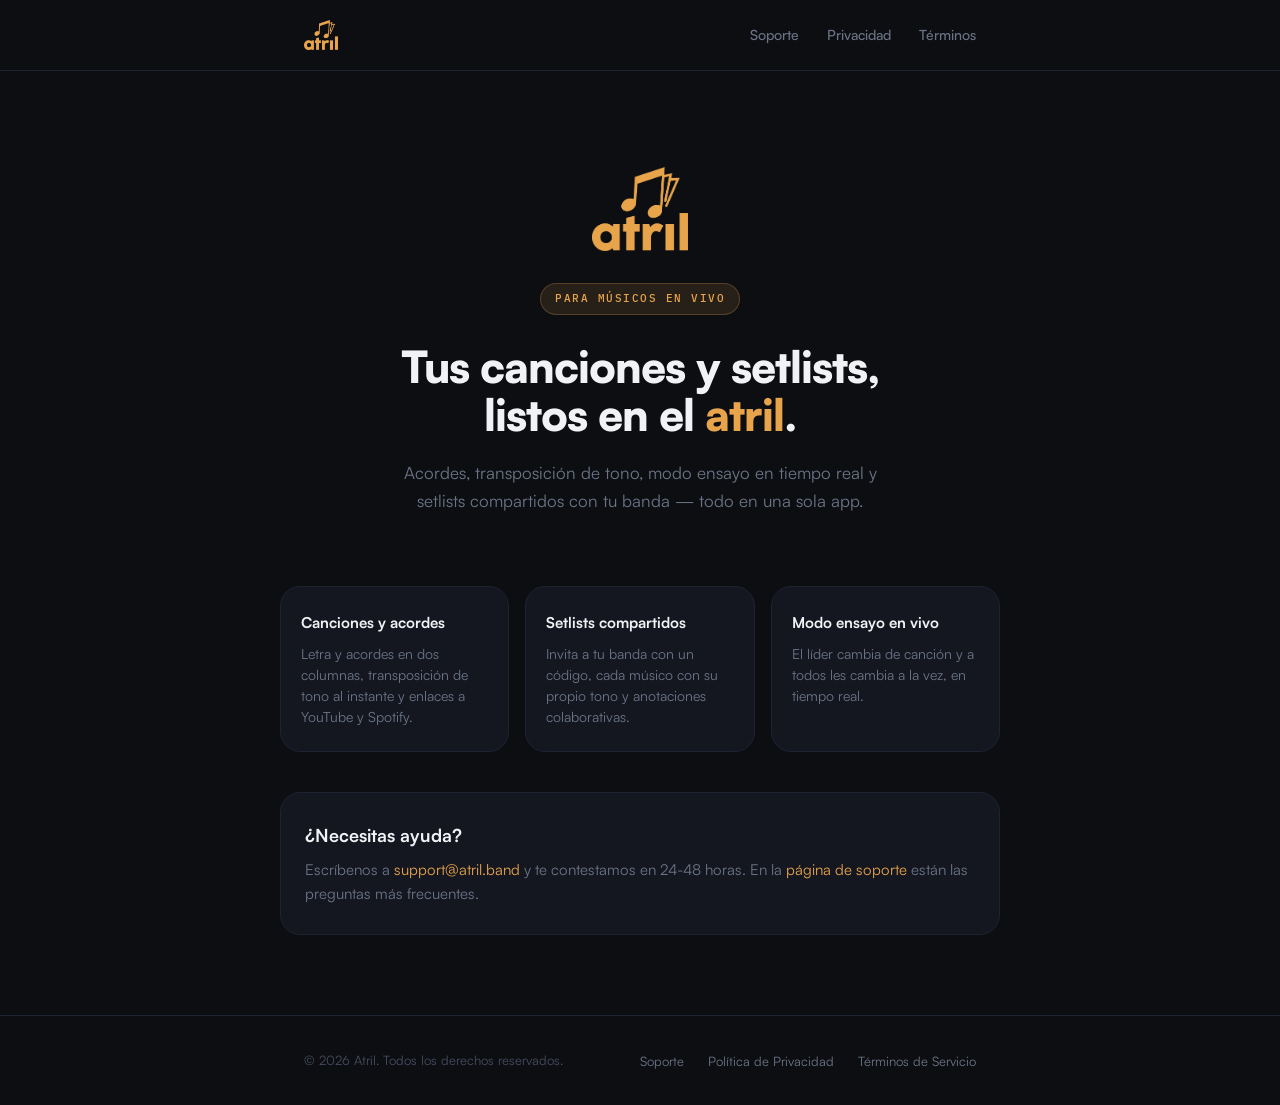
<file: index.html>
<!doctype html>
<html lang="es">
<head>
<meta charset="utf-8">
<meta name="viewport" content="width=device-width, initial-scale=1">
<title>Atril — Canciones y setlists para músicos en vivo</title>
<meta name="description" content="Atril es la app de canciones y setlists para músicos y bandas: acordes, transposición, modo ensayo en tiempo real y más.">
<link rel="icon" href="favicon.png">
<link rel="stylesheet" href="style.css">
</head>
<body>

<header class="site-header">
  <div class="wrap">
    <div class="wordmark"><img src="assets/logo.png" alt="Atril"></div>
    <nav>
      <a href="support/">Soporte</a>
      <a href="privacy/">Privacidad</a>
      <a href="terms/">Términos</a>
    </nav>
  </div>
</header>

<main>
  <section class="hero wrap">
    <img class="hero-logo" src="assets/logo.png" alt="Atril">
    <span class="tag">Para músicos en vivo</span>
    <h1>Tus canciones y setlists,<br>listos en el <span>atril</span>.</h1>
    <p>Acordes, transposición de tono, modo ensayo en tiempo real y setlists compartidos con tu banda — todo en una sola app.</p>
  </section>

  <section class="wrap features">
    <div class="feature">
      <h3>Canciones y acordes</h3>
      <p>Letra y acordes en dos columnas, transposición de tono al instante y enlaces a YouTube y Spotify.</p>
    </div>
    <div class="feature">
      <h3>Setlists compartidos</h3>
      <p>Invita a tu banda con un código, cada músico con su propio tono y anotaciones colaborativas.</p>
    </div>
    <div class="feature">
      <h3>Modo ensayo en vivo</h3>
      <p>El líder cambia de canción y a todos les cambia a la vez, en tiempo real.</p>
    </div>
  </section>

  <section class="wrap support-cta">
    <h2>¿Necesitas ayuda?</h2>
    <p>Escríbenos a <a href="mailto:support@atril.band">support@atril.band</a> y te contestamos en 24-48 horas. En la <a href="support/">página de soporte</a> están las preguntas más frecuentes.</p>
  </section>
</main>

<footer class="site-footer">
  <div class="wrap">
    <p>&copy; 2026 Atril. Todos los derechos reservados.</p>
    <nav>
      <a href="support/">Soporte</a>
      <a href="privacy/">Política de Privacidad</a>
      <a href="terms/">Términos de Servicio</a>
    </nav>
  </div>
</footer>

</body>
</html>
</file>
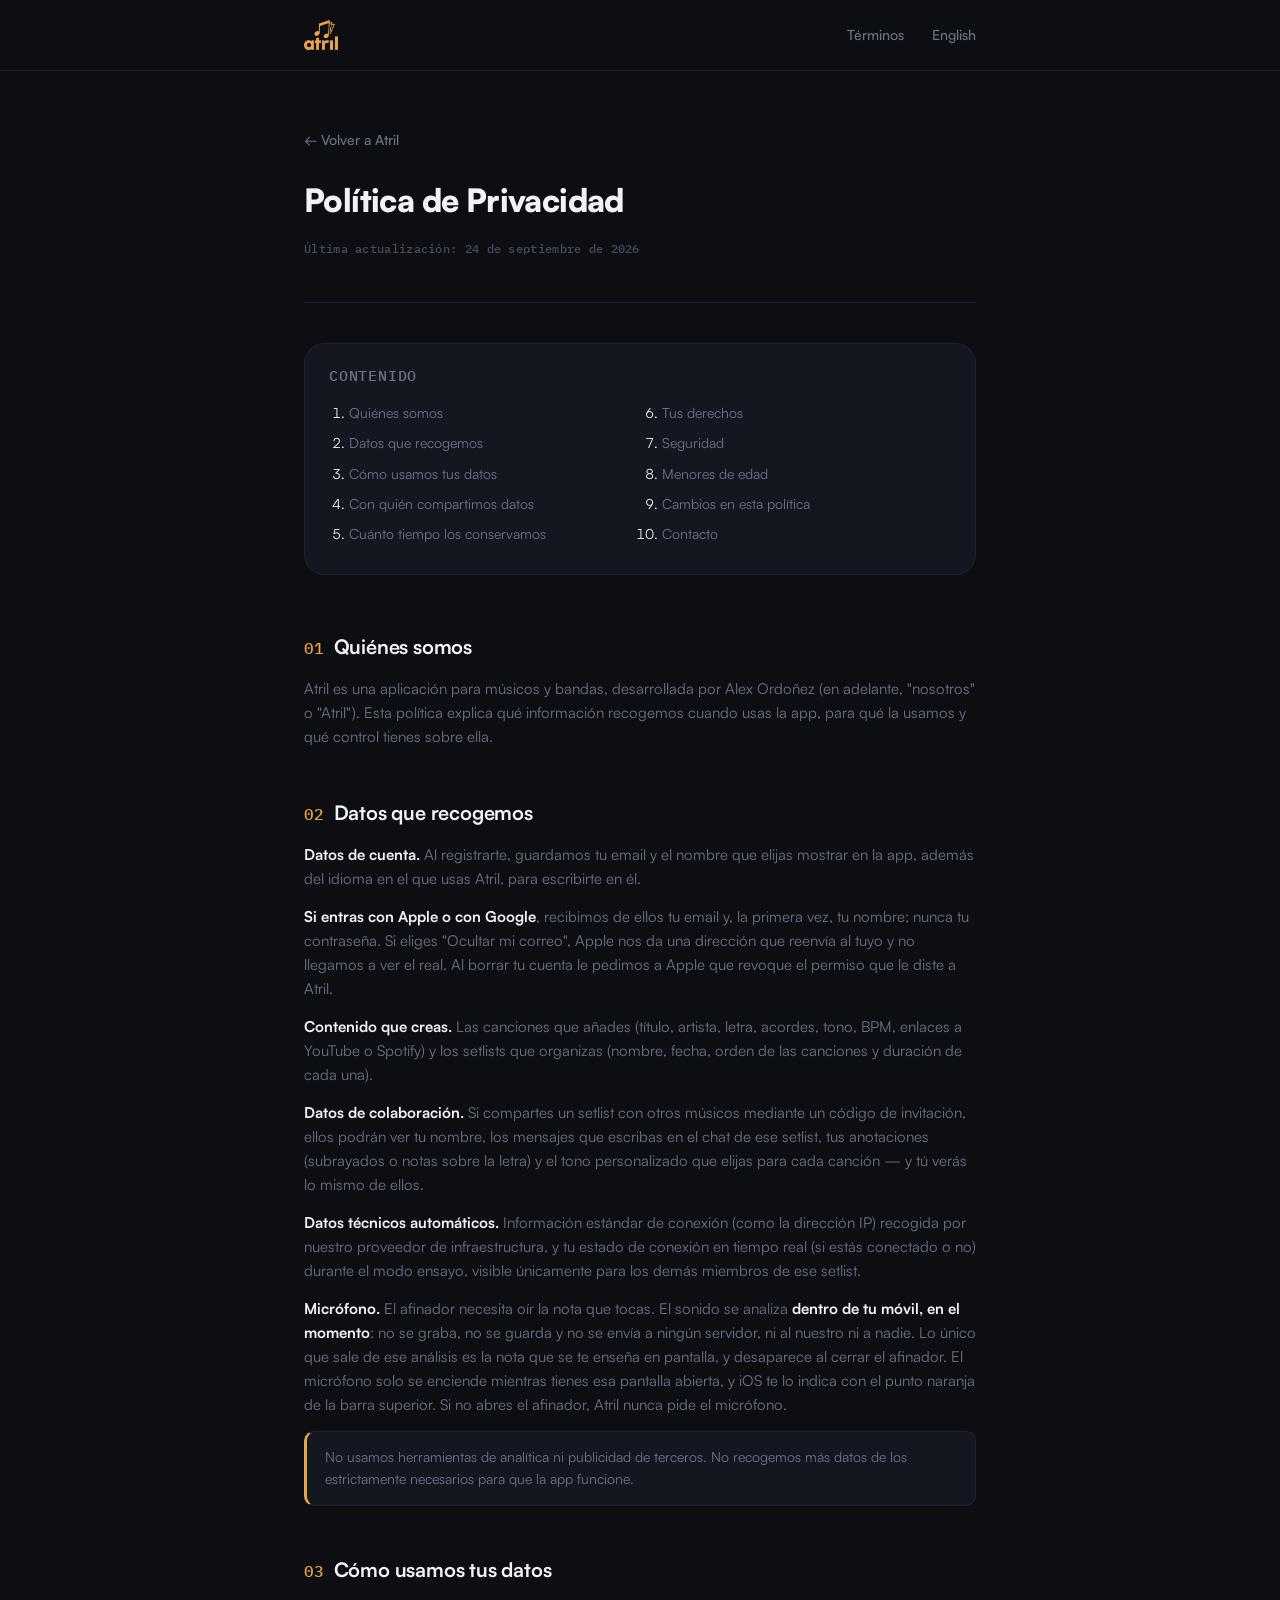
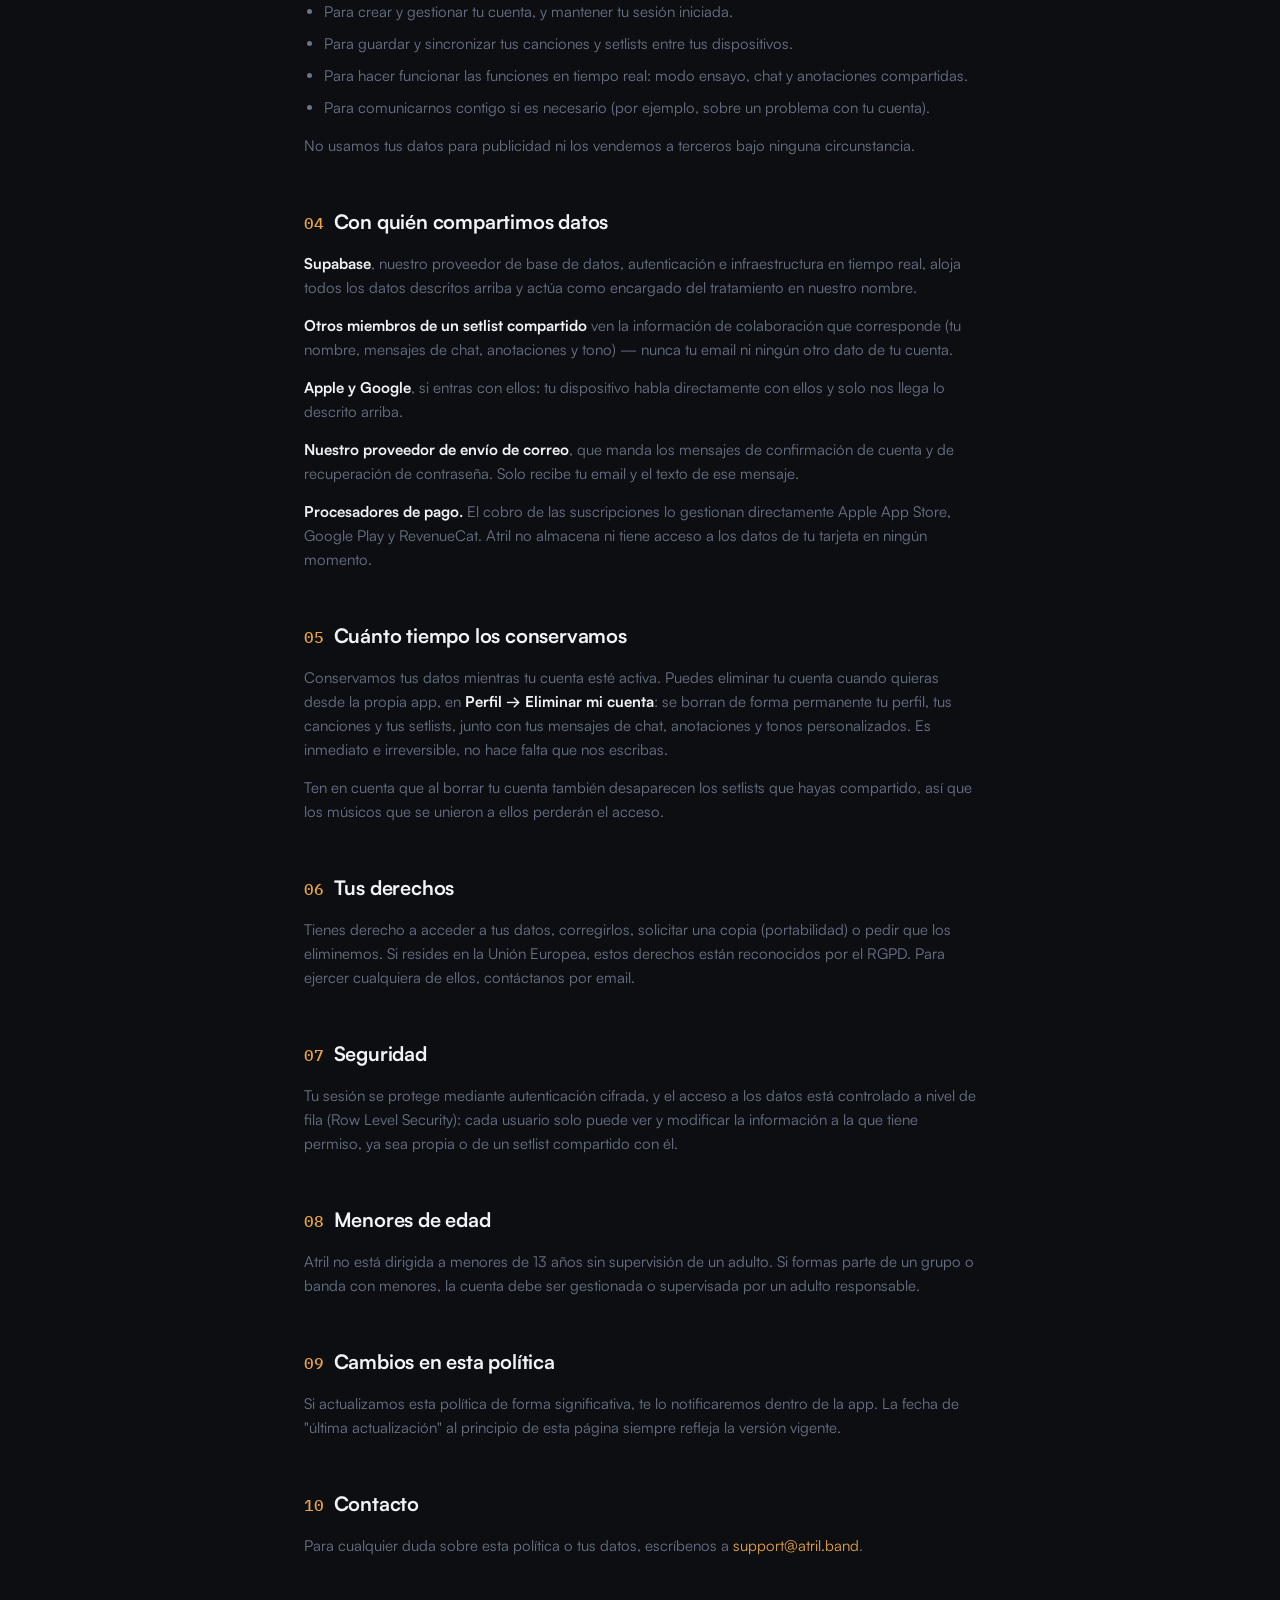
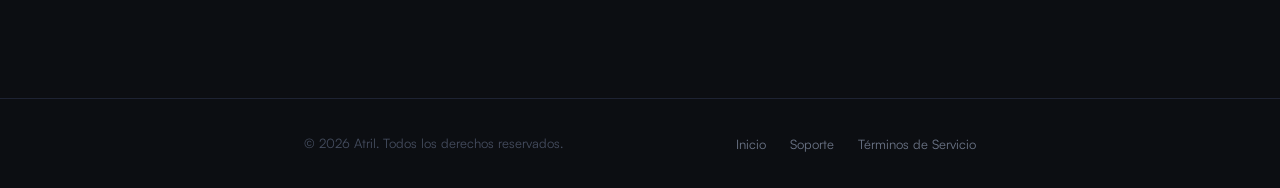
<file: privacy/index.html>
<!doctype html>
<html lang="es">
<head>
<meta charset="utf-8">
<meta name="viewport" content="width=device-width, initial-scale=1">
<title>Política de Privacidad — Atril</title>
<meta name="description" content="Política de Privacidad de Atril: qué datos recogemos, cómo los usamos y tus derechos.">
<link rel="icon" href="../favicon.png">
<link rel="stylesheet" href="../style.css">
</head>
<body>

<header class="site-header">
  <div class="wrap">
    <a href="../" class="wordmark"><img src="../assets/logo.png" alt="Atril"></a>
    <nav>
      <a href="../terms/">Términos</a>
      <a href="../en/privacy/">English</a>
    </nav>
  </div>
</header>

<main class="wrap">
  <div class="legal-header">
    <a href="../" class="back">&larr; Volver a Atril</a>
    <h1>Política de Privacidad</h1>
    <p class="updated">Última actualización: 24 de septiembre de 2026</p>
  </div>

  <div class="legal-body">
    <div class="toc">
      <p>Contenido</p>
      <ol>
        <li><a href="#quienes-somos">Quiénes somos</a></li>
        <li><a href="#datos-que-recogemos">Datos que recogemos</a></li>
        <li><a href="#como-usamos">Cómo usamos tus datos</a></li>
        <li><a href="#con-quien-compartimos">Con quién compartimos datos</a></li>
        <li><a href="#conservacion">Cuánto tiempo los conservamos</a></li>
        <li><a href="#tus-derechos">Tus derechos</a></li>
        <li><a href="#seguridad">Seguridad</a></li>
        <li><a href="#menores">Menores de edad</a></li>
        <li><a href="#cambios">Cambios en esta política</a></li>
        <li><a href="#contacto">Contacto</a></li>
      </ol>
    </div>

    <section id="quienes-somos">
      <h2><span class="num">01</span>Quiénes somos</h2>
      <p>Atril es una aplicación para músicos y bandas, desarrollada por Alex Ordoñez (en adelante, "nosotros" o "Atril"). Esta política explica qué información recogemos cuando usas la app, para qué la usamos y qué control tienes sobre ella.</p>
    </section>

    <section id="datos-que-recogemos">
      <h2><span class="num">02</span>Datos que recogemos</h2>
      <p><strong>Datos de cuenta.</strong> Al registrarte, guardamos tu email y el nombre que elijas mostrar en la app, además del idioma en el que usas Atril, para escribirte en él.</p>
      <p><strong>Si entras con Apple o con Google</strong>, recibimos de ellos tu email y, la primera vez, tu nombre; nunca tu contraseña. Si eliges "Ocultar mi correo", Apple nos da una dirección que reenvía al tuyo y no llegamos a ver el real. Al borrar tu cuenta le pedimos a Apple que revoque el permiso que le diste a Atril.</p>
      <p><strong>Contenido que creas.</strong> Las canciones que añades (título, artista, letra, acordes, tono, BPM, enlaces a YouTube o Spotify) y los setlists que organizas (nombre, fecha, orden de las canciones y duración de cada una).</p>
      <p><strong>Datos de colaboración.</strong> Si compartes un setlist con otros músicos mediante un código de invitación, ellos podrán ver tu nombre, los mensajes que escribas en el chat de ese setlist, tus anotaciones (subrayados o notas sobre la letra) y el tono personalizado que elijas para cada canción — y tú verás lo mismo de ellos.</p>
      <p><strong>Datos técnicos automáticos.</strong> Información estándar de conexión (como la dirección IP) recogida por nuestro proveedor de infraestructura, y tu estado de conexión en tiempo real (si estás conectado o no) durante el modo ensayo, visible únicamente para los demás miembros de ese setlist.</p>
      <p><strong>Micrófono.</strong> El afinador necesita oír la nota que tocas. El sonido se analiza <strong>dentro de tu móvil, en el momento</strong>: no se graba, no se guarda y no se envía a ningún servidor, ni al nuestro ni a nadie. Lo único que sale de ese análisis es la nota que se te enseña en pantalla, y desaparece al cerrar el afinador. El micrófono solo se enciende mientras tienes esa pantalla abierta, y iOS te lo indica con el punto naranja de la barra superior. Si no abres el afinador, Atril nunca pide el micrófono.</p>
      <div class="callout">No usamos herramientas de analítica ni publicidad de terceros. No recogemos más datos de los estrictamente necesarios para que la app funcione.</div>
    </section>

    <section id="como-usamos">
      <h2><span class="num">03</span>Cómo usamos tus datos</h2>
      <ul>
        <li>Para crear y gestionar tu cuenta, y mantener tu sesión iniciada.</li>
        <li>Para guardar y sincronizar tus canciones y setlists entre tus dispositivos.</li>
        <li>Para hacer funcionar las funciones en tiempo real: modo ensayo, chat y anotaciones compartidas.</li>
        <li>Para comunicarnos contigo si es necesario (por ejemplo, sobre un problema con tu cuenta).</li>
      </ul>
      <p>No usamos tus datos para publicidad ni los vendemos a terceros bajo ninguna circunstancia.</p>
    </section>

    <section id="con-quien-compartimos">
      <h2><span class="num">04</span>Con quién compartimos datos</h2>
      <p><strong>Supabase</strong>, nuestro proveedor de base de datos, autenticación e infraestructura en tiempo real, aloja todos los datos descritos arriba y actúa como encargado del tratamiento en nuestro nombre.</p>
      <p><strong>Otros miembros de un setlist compartido</strong> ven la información de colaboración que corresponde (tu nombre, mensajes de chat, anotaciones y tono) — nunca tu email ni ningún otro dato de tu cuenta.</p>
      <p><strong>Apple y Google</strong>, si entras con ellos: tu dispositivo habla directamente con ellos y solo nos llega lo descrito arriba.</p>
      <p><strong>Nuestro proveedor de envío de correo</strong>, que manda los mensajes de confirmación de cuenta y de recuperación de contraseña. Solo recibe tu email y el texto de ese mensaje.</p>
      <p><strong>Procesadores de pago.</strong> El cobro de las suscripciones lo gestionan directamente Apple App Store, Google Play y RevenueCat. Atril no almacena ni tiene acceso a los datos de tu tarjeta en ningún momento.</p>
    </section>

    <section id="conservacion">
      <h2><span class="num">05</span>Cuánto tiempo los conservamos</h2>
      <p>Conservamos tus datos mientras tu cuenta esté activa. Puedes eliminar tu cuenta cuando quieras desde la propia app, en <strong>Perfil &rarr; Eliminar mi cuenta</strong>: se borran de forma permanente tu perfil, tus canciones y tus setlists, junto con tus mensajes de chat, anotaciones y tonos personalizados. Es inmediato e irreversible, no hace falta que nos escribas.</p>
      <p>Ten en cuenta que al borrar tu cuenta también desaparecen los setlists que hayas compartido, así que los músicos que se unieron a ellos perderán el acceso.</p>
    </section>

    <section id="tus-derechos">
      <h2><span class="num">06</span>Tus derechos</h2>
      <p>Tienes derecho a acceder a tus datos, corregirlos, solicitar una copia (portabilidad) o pedir que los eliminemos. Si resides en la Unión Europea, estos derechos están reconocidos por el RGPD. Para ejercer cualquiera de ellos, contáctanos por email.</p>
    </section>

    <section id="seguridad">
      <h2><span class="num">07</span>Seguridad</h2>
      <p>Tu sesión se protege mediante autenticación cifrada, y el acceso a los datos está controlado a nivel de fila (Row Level Security): cada usuario solo puede ver y modificar la información a la que tiene permiso, ya sea propia o de un setlist compartido con él.</p>
    </section>

    <section id="menores">
      <h2><span class="num">08</span>Menores de edad</h2>
      <p>Atril no está dirigida a menores de 13 años sin supervisión de un adulto. Si formas parte de un grupo o banda con menores, la cuenta debe ser gestionada o supervisada por un adulto responsable.</p>
    </section>

    <section id="cambios">
      <h2><span class="num">09</span>Cambios en esta política</h2>
      <p>Si actualizamos esta política de forma significativa, te lo notificaremos dentro de la app. La fecha de "última actualización" al principio de esta página siempre refleja la versión vigente.</p>
    </section>

    <section id="contacto">
      <h2><span class="num">10</span>Contacto</h2>
      <p>Para cualquier duda sobre esta política o tus datos, escríbenos a <a href="mailto:support@atril.band">support@atril.band</a>.</p>
    </section>
  </div>
</main>

<footer class="site-footer">
  <div class="wrap">
    <p>&copy; 2026 Atril. Todos los derechos reservados.</p>
    <nav>
      <a href="../">Inicio</a>
      <a href="../support/">Soporte</a>
      <a href="../terms/">Términos de Servicio</a>
    </nav>
  </div>
</footer>

</body>
</html>
</file>
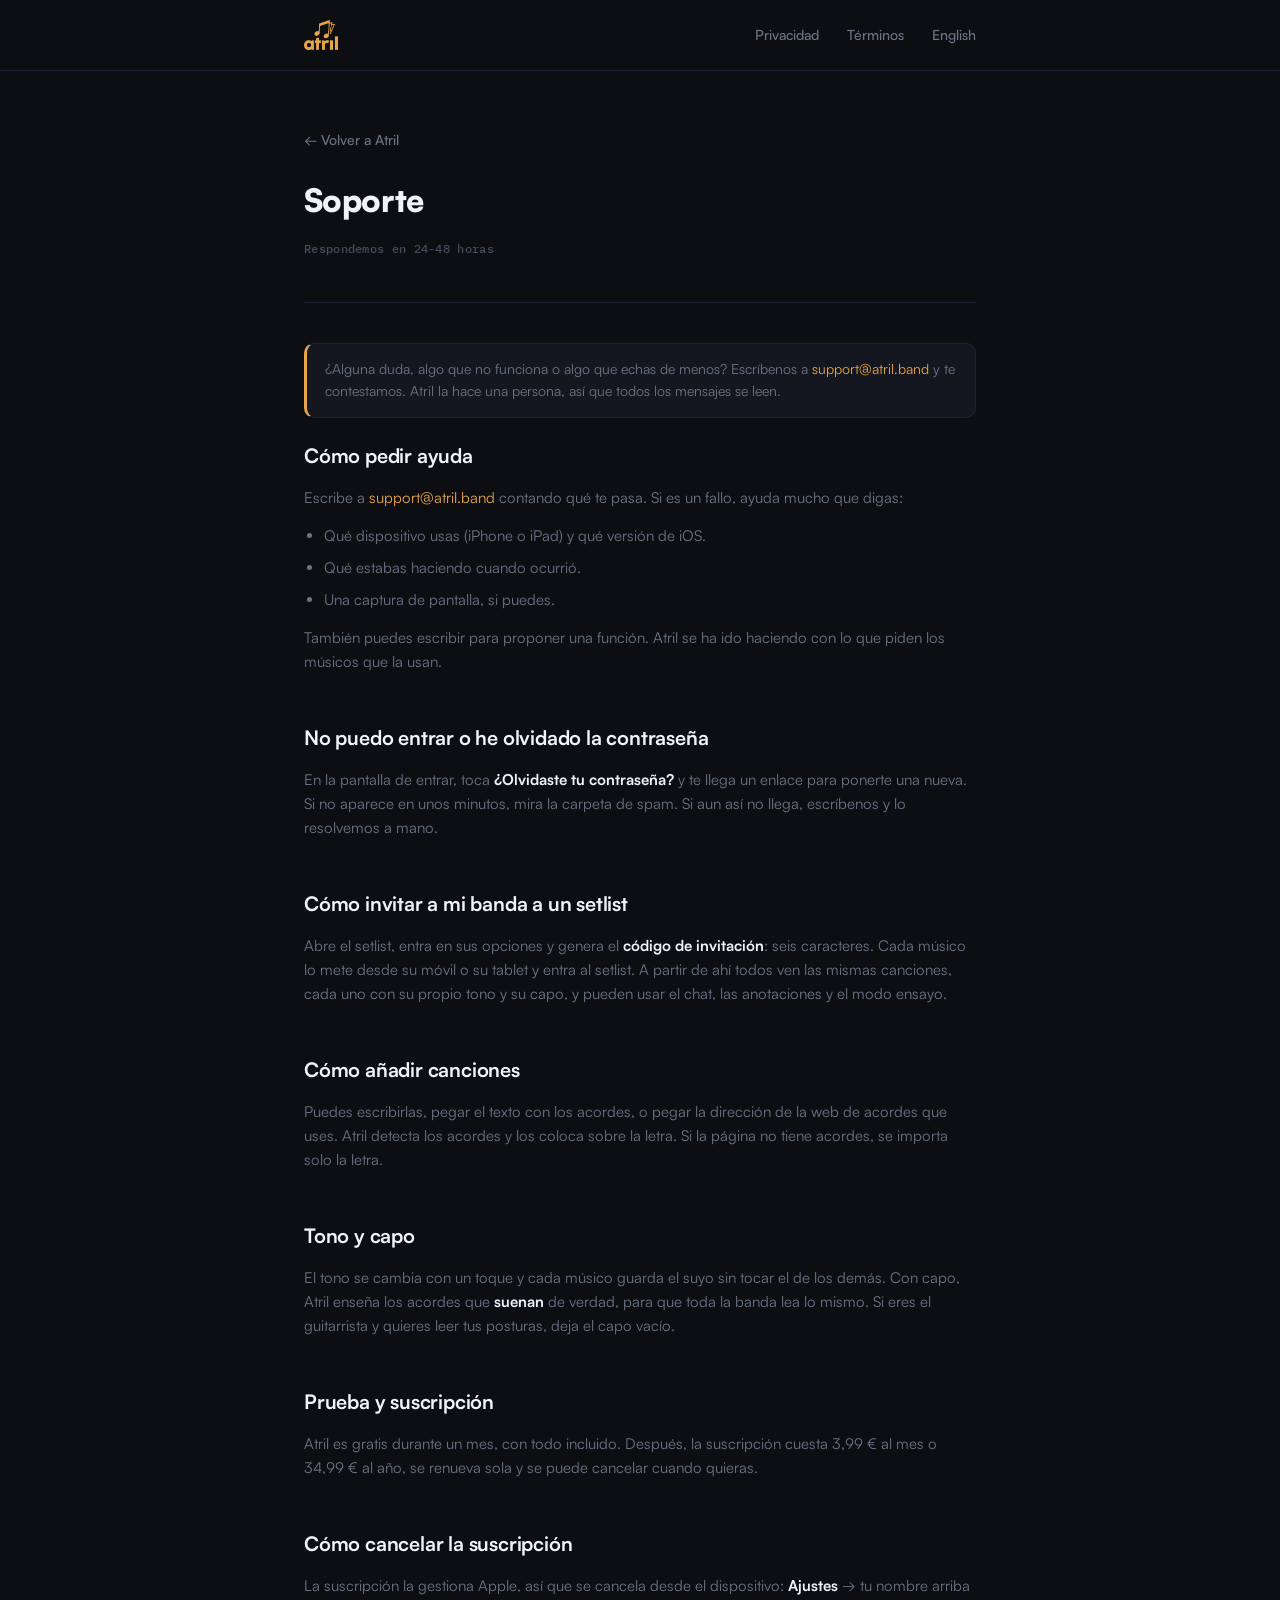
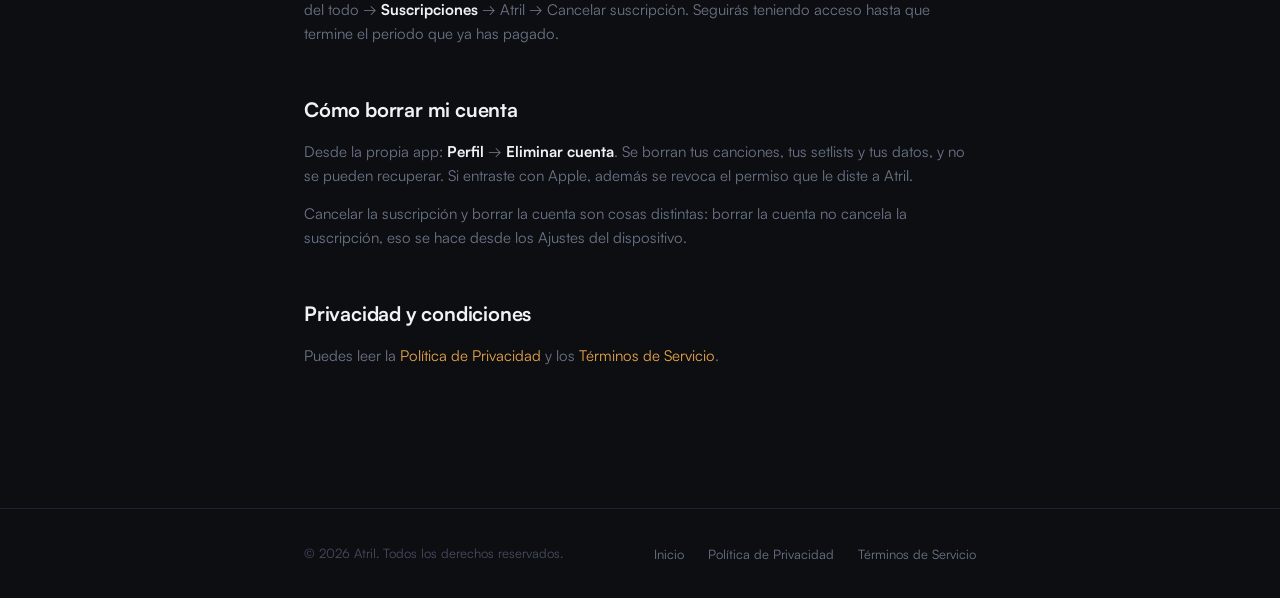
<file: support/index.html>
<!doctype html>
<html lang="es">
<head>
<meta charset="utf-8">
<meta name="viewport" content="width=device-width, initial-scale=1">
<title>Soporte — Atril</title>
<meta name="description" content="Ayuda y contacto de Atril: escríbenos tus dudas, problemas o sugerencias sobre la app de canciones y setlists.">
<link rel="icon" href="../favicon.png">
<link rel="stylesheet" href="../style.css">
</head>
<body>

<header class="site-header">
  <div class="wrap">
    <a href="../" class="wordmark"><img src="../assets/logo.png" alt="Atril"></a>
    <nav>
      <a href="../privacy/">Privacidad</a>
      <a href="../terms/">Términos</a>
      <a href="../en/support/">English</a>
    </nav>
  </div>
</header>

<main class="wrap">
  <div class="legal-header">
    <a href="../" class="back">&larr; Volver a Atril</a>
    <h1>Soporte</h1>
    <p class="updated">Respondemos en 24-48 horas</p>
  </div>

  <div class="legal-body">
    <p class="callout">
      ¿Alguna duda, algo que no funciona o algo que echas de menos? Escríbenos a
      <a href="mailto:support@atril.band">support@atril.band</a> y te contestamos.
      Atril la hace una persona, así que todos los mensajes se leen.
    </p>

    <section id="contacto">
      <h2>Cómo pedir ayuda</h2>
      <p>Escribe a <a href="mailto:support@atril.band">support@atril.band</a> contando qué te pasa. Si es un fallo, ayuda mucho que digas:</p>
      <ul>
        <li>Qué dispositivo usas (iPhone o iPad) y qué versión de iOS.</li>
        <li>Qué estabas haciendo cuando ocurrió.</li>
        <li>Una captura de pantalla, si puedes.</li>
      </ul>
      <p>También puedes escribir para proponer una función. Atril se ha ido haciendo con lo que piden los músicos que la usan.</p>
    </section>

    <section id="contrasena">
      <h2>No puedo entrar o he olvidado la contraseña</h2>
      <p>En la pantalla de entrar, toca <strong>¿Olvidaste tu contraseña?</strong> y te llega un enlace para ponerte una nueva. Si no aparece en unos minutos, mira la carpeta de spam. Si aun así no llega, escríbenos y lo resolvemos a mano.</p>
    </section>

    <section id="banda">
      <h2>Cómo invitar a mi banda a un setlist</h2>
      <p>Abre el setlist, entra en sus opciones y genera el <strong>código de invitación</strong>: seis caracteres. Cada músico lo mete desde su móvil o su tablet y entra al setlist. A partir de ahí todos ven las mismas canciones, cada uno con su propio tono y su capo, y pueden usar el chat, las anotaciones y el modo ensayo.</p>
    </section>

    <section id="importar">
      <h2>Cómo añadir canciones</h2>
      <p>Puedes escribirlas, pegar el texto con los acordes, o pegar la dirección de la web de acordes que uses. Atril detecta los acordes y los coloca sobre la letra. Si la página no tiene acordes, se importa solo la letra.</p>
    </section>

    <section id="tono">
      <h2>Tono y capo</h2>
      <p>El tono se cambia con un toque y cada músico guarda el suyo sin tocar el de los demás. Con capo, Atril enseña los acordes que <strong>suenan</strong> de verdad, para que toda la banda lea lo mismo. Si eres el guitarrista y quieres leer tus posturas, deja el capo vacío.</p>
    </section>

    <section id="suscripcion">
      <h2>Prueba y suscripción</h2>
      <p>Atril es gratis durante un mes, con todo incluido. Después, la suscripción cuesta 3,99 € al mes o 34,99 € al año, se renueva sola y se puede cancelar cuando quieras.</p>
    </section>

    <section id="cancelar">
      <h2>Cómo cancelar la suscripción</h2>
      <p>La suscripción la gestiona Apple, así que se cancela desde el dispositivo: <strong>Ajustes</strong> &rarr; tu nombre arriba del todo &rarr; <strong>Suscripciones</strong> &rarr; Atril &rarr; Cancelar suscripción. Seguirás teniendo acceso hasta que termine el periodo que ya has pagado.</p>
    </section>

    <section id="borrar-cuenta">
      <h2>Cómo borrar mi cuenta</h2>
      <p>Desde la propia app: <strong>Perfil</strong> &rarr; <strong>Eliminar cuenta</strong>. Se borran tus canciones, tus setlists y tus datos, y no se pueden recuperar. Si entraste con Apple, además se revoca el permiso que le diste a Atril.</p>
      <p>Cancelar la suscripción y borrar la cuenta son cosas distintas: borrar la cuenta no cancela la suscripción, eso se hace desde los Ajustes del dispositivo.</p>
    </section>

    <section id="legal">
      <h2>Privacidad y condiciones</h2>
      <p>Puedes leer la <a href="../privacy/">Política de Privacidad</a> y los <a href="../terms/">Términos de Servicio</a>.</p>
    </section>
  </div>
</main>

<footer class="site-footer">
  <div class="wrap">
    <p>&copy; 2026 Atril. Todos los derechos reservados.</p>
    <nav>
      <a href="../">Inicio</a>
      <a href="../privacy/">Política de Privacidad</a>
      <a href="../terms/">Términos de Servicio</a>
    </nav>
  </div>
</footer>

</body>
</html>
</file>
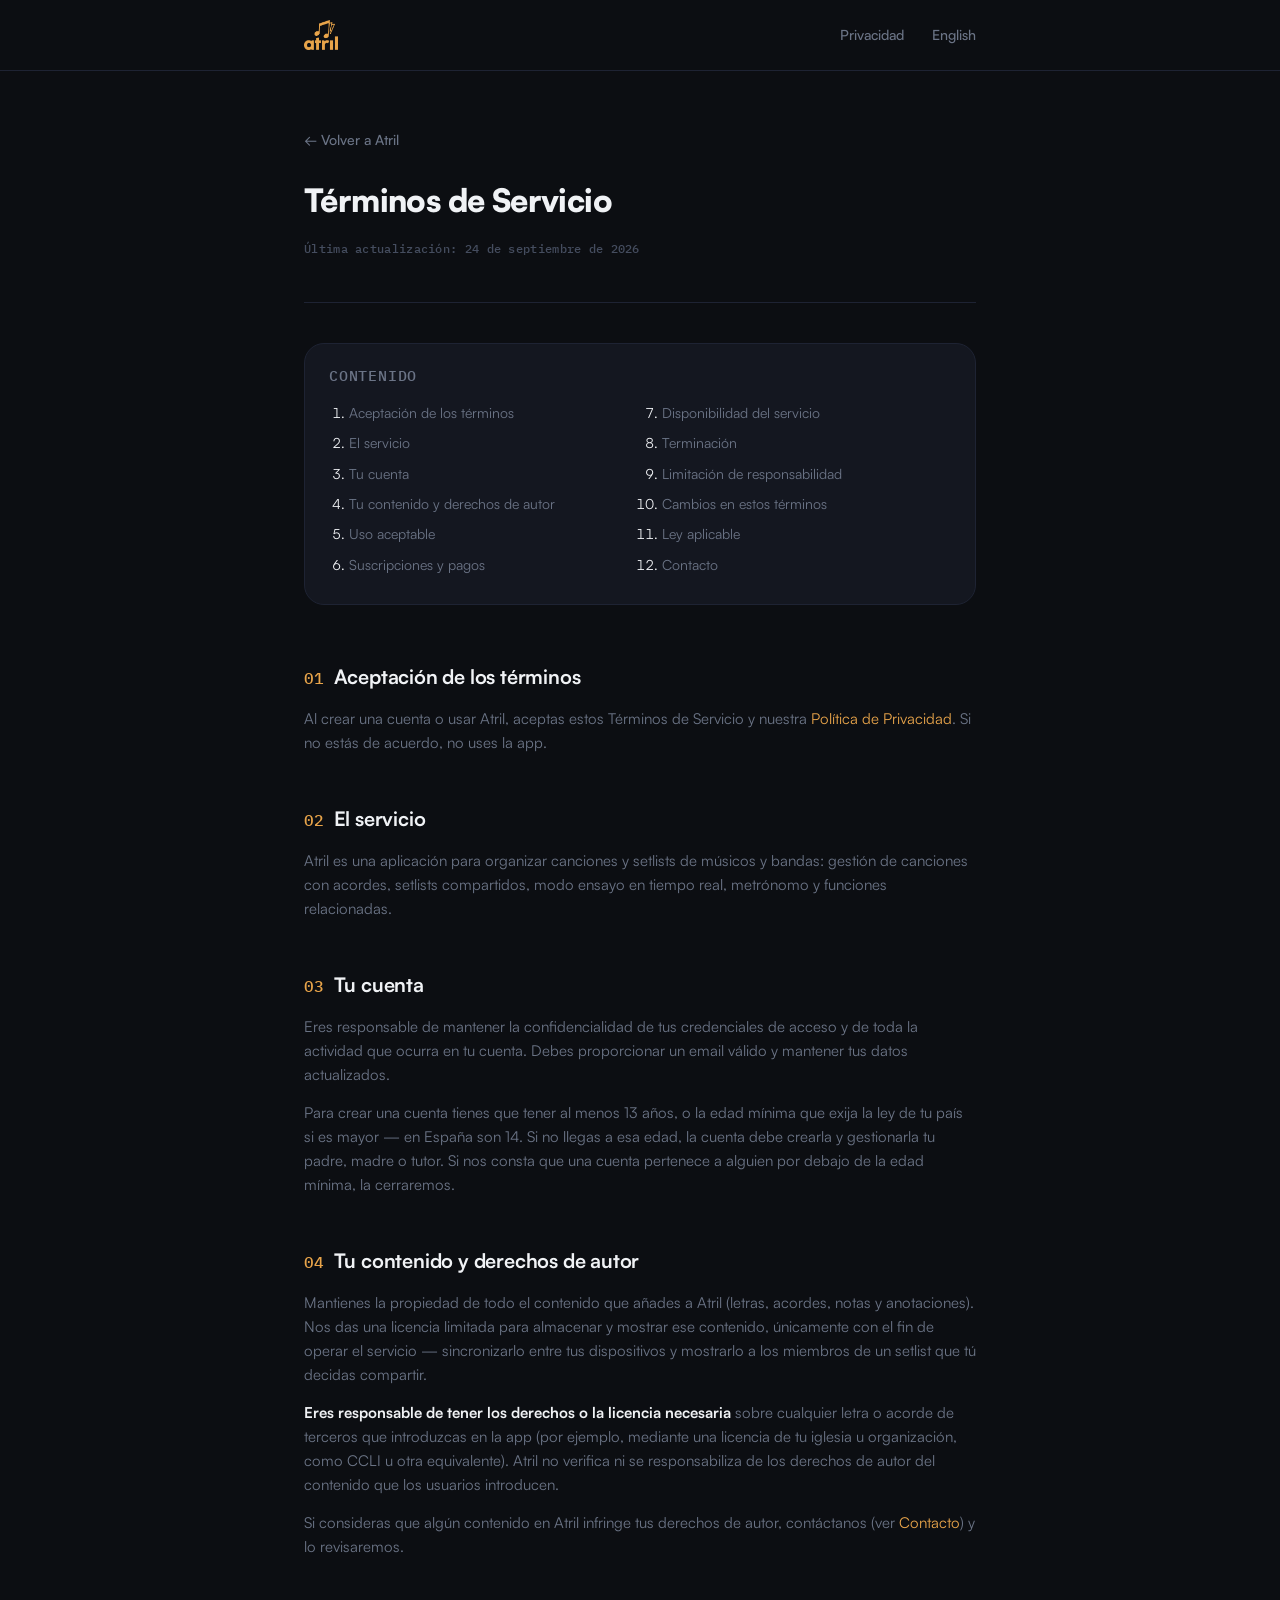
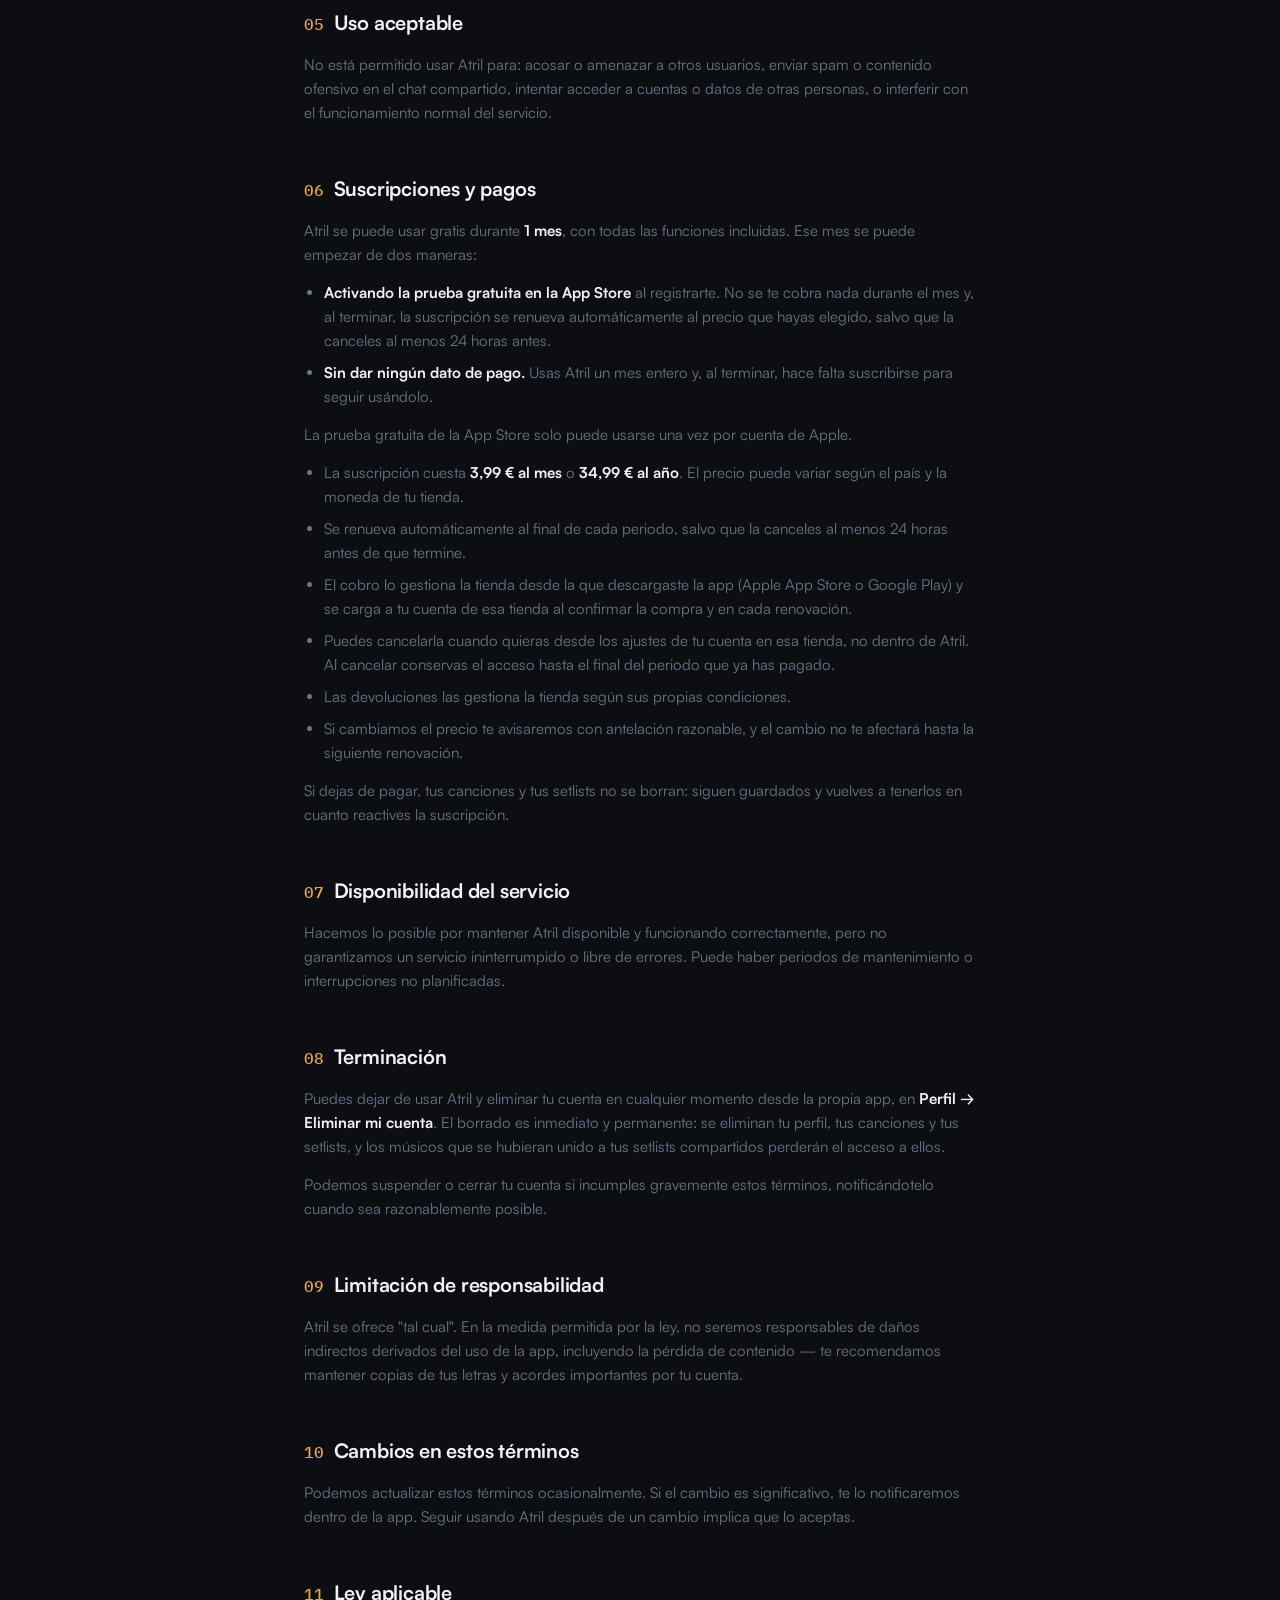
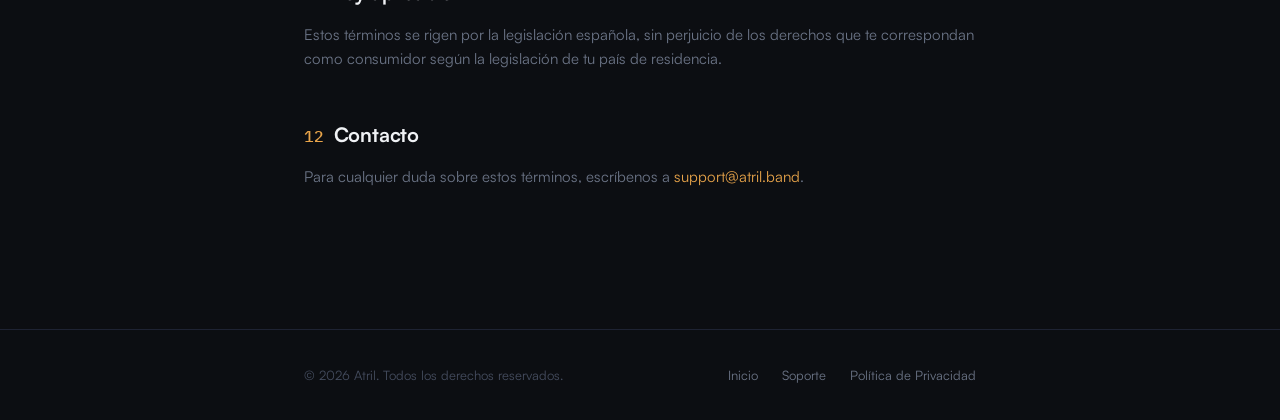
<file: terms/index.html>
<!doctype html>
<html lang="es">
<head>
<meta charset="utf-8">
<meta name="viewport" content="width=device-width, initial-scale=1">
<title>Términos de Servicio — Atril</title>
<meta name="description" content="Términos de Servicio de Atril: uso de la app, contenido del usuario y suscripciones.">
<link rel="icon" href="../favicon.png">
<link rel="stylesheet" href="../style.css">
</head>
<body>

<header class="site-header">
  <div class="wrap">
    <a href="../" class="wordmark"><img src="../assets/logo.png" alt="Atril"></a>
    <nav>
      <a href="../privacy/">Privacidad</a>
      <a href="../en/terms/">English</a>
    </nav>
  </div>
</header>

<main class="wrap">
  <div class="legal-header">
    <a href="../" class="back">&larr; Volver a Atril</a>
    <h1>Términos de Servicio</h1>
    <p class="updated">Última actualización: 24 de septiembre de 2026</p>
  </div>

  <div class="legal-body">
    <div class="toc">
      <p>Contenido</p>
      <ol>
        <li><a href="#aceptacion">Aceptación de los términos</a></li>
        <li><a href="#el-servicio">El servicio</a></li>
        <li><a href="#tu-cuenta">Tu cuenta</a></li>
        <li><a href="#tu-contenido">Tu contenido y derechos de autor</a></li>
        <li><a href="#uso-aceptable">Uso aceptable</a></li>
        <li><a href="#suscripciones">Suscripciones y pagos</a></li>
        <li><a href="#disponibilidad">Disponibilidad del servicio</a></li>
        <li><a href="#terminacion">Terminación</a></li>
        <li><a href="#responsabilidad">Limitación de responsabilidad</a></li>
        <li><a href="#cambios">Cambios en estos términos</a></li>
        <li><a href="#ley-aplicable">Ley aplicable</a></li>
        <li><a href="#contacto">Contacto</a></li>
      </ol>
    </div>

    <section id="aceptacion">
      <h2><span class="num">01</span>Aceptación de los términos</h2>
      <p>Al crear una cuenta o usar Atril, aceptas estos Términos de Servicio y nuestra <a href="../privacy/">Política de Privacidad</a>. Si no estás de acuerdo, no uses la app.</p>
    </section>

    <section id="el-servicio">
      <h2><span class="num">02</span>El servicio</h2>
      <p>Atril es una aplicación para organizar canciones y setlists de músicos y bandas: gestión de canciones con acordes, setlists compartidos, modo ensayo en tiempo real, metrónomo y funciones relacionadas.</p>
    </section>

    <section id="tu-cuenta">
      <h2><span class="num">03</span>Tu cuenta</h2>
      <p>Eres responsable de mantener la confidencialidad de tus credenciales de acceso y de toda la actividad que ocurra en tu cuenta. Debes proporcionar un email válido y mantener tus datos actualizados.</p>
      <p>Para crear una cuenta tienes que tener al menos 13 años, o la edad mínima que exija la ley de tu país si es mayor — en España son 14. Si no llegas a esa edad, la cuenta debe crearla y gestionarla tu padre, madre o tutor. Si nos consta que una cuenta pertenece a alguien por debajo de la edad mínima, la cerraremos.</p>
    </section>

    <section id="tu-contenido">
      <h2><span class="num">04</span>Tu contenido y derechos de autor</h2>
      <p>Mantienes la propiedad de todo el contenido que añades a Atril (letras, acordes, notas y anotaciones). Nos das una licencia limitada para almacenar y mostrar ese contenido, únicamente con el fin de operar el servicio — sincronizarlo entre tus dispositivos y mostrarlo a los miembros de un setlist que tú decidas compartir.</p>
      <p><strong>Eres responsable de tener los derechos o la licencia necesaria</strong> sobre cualquier letra o acorde de terceros que introduzcas en la app (por ejemplo, mediante una licencia de tu iglesia u organización, como CCLI u otra equivalente). Atril no verifica ni se responsabiliza de los derechos de autor del contenido que los usuarios introducen.</p>
      <p>Si consideras que algún contenido en Atril infringe tus derechos de autor, contáctanos (ver <a href="#contacto">Contacto</a>) y lo revisaremos.</p>
    </section>

    <section id="uso-aceptable">
      <h2><span class="num">05</span>Uso aceptable</h2>
      <p>No está permitido usar Atril para: acosar o amenazar a otros usuarios, enviar spam o contenido ofensivo en el chat compartido, intentar acceder a cuentas o datos de otras personas, o interferir con el funcionamiento normal del servicio.</p>
    </section>

    <section id="suscripciones">
      <h2><span class="num">06</span>Suscripciones y pagos</h2>
      <p>Atril se puede usar gratis durante <strong>1 mes</strong>, con todas las funciones incluidas. Ese mes se puede empezar de dos maneras:</p>
      <ul>
        <li><strong>Activando la prueba gratuita en la App Store</strong> al registrarte. No se te cobra nada durante el mes y, al terminar, la suscripción se renueva automáticamente al precio que hayas elegido, salvo que la canceles al menos 24 horas antes.</li>
        <li><strong>Sin dar ningún dato de pago.</strong> Usas Atril un mes entero y, al terminar, hace falta suscribirse para seguir usándolo.</li>
      </ul>
      <p>La prueba gratuita de la App Store solo puede usarse una vez por cuenta de Apple.</p>
      <ul>
        <li>La suscripción cuesta <strong>3,99 € al mes</strong> o <strong>34,99 € al año</strong>. El precio puede variar según el país y la moneda de tu tienda.</li>
        <li>Se renueva automáticamente al final de cada periodo, salvo que la canceles al menos 24 horas antes de que termine.</li>
        <li>El cobro lo gestiona la tienda desde la que descargaste la app (Apple App Store o Google Play) y se carga a tu cuenta de esa tienda al confirmar la compra y en cada renovación.</li>
        <li>Puedes cancelarla cuando quieras desde los ajustes de tu cuenta en esa tienda, no dentro de Atril. Al cancelar conservas el acceso hasta el final del periodo que ya has pagado.</li>
        <li>Las devoluciones las gestiona la tienda según sus propias condiciones.</li>
        <li>Si cambiamos el precio te avisaremos con antelación razonable, y el cambio no te afectará hasta la siguiente renovación.</li>
      </ul>
      <p>Si dejas de pagar, tus canciones y tus setlists no se borran: siguen guardados y vuelves a tenerlos en cuanto reactives la suscripción.</p>
    </section>

    <section id="disponibilidad">
      <h2><span class="num">07</span>Disponibilidad del servicio</h2>
      <p>Hacemos lo posible por mantener Atril disponible y funcionando correctamente, pero no garantizamos un servicio ininterrumpido o libre de errores. Puede haber periodos de mantenimiento o interrupciones no planificadas.</p>
    </section>

    <section id="terminacion">
      <h2><span class="num">08</span>Terminación</h2>
      <p>Puedes dejar de usar Atril y eliminar tu cuenta en cualquier momento desde la propia app, en <strong>Perfil &rarr; Eliminar mi cuenta</strong>. El borrado es inmediato y permanente: se eliminan tu perfil, tus canciones y tus setlists, y los músicos que se hubieran unido a tus setlists compartidos perderán el acceso a ellos.</p>
      <p>Podemos suspender o cerrar tu cuenta si incumples gravemente estos términos, notificándotelo cuando sea razonablemente posible.</p>
    </section>

    <section id="responsabilidad">
      <h2><span class="num">09</span>Limitación de responsabilidad</h2>
      <p>Atril se ofrece "tal cual". En la medida permitida por la ley, no seremos responsables de daños indirectos derivados del uso de la app, incluyendo la pérdida de contenido — te recomendamos mantener copias de tus letras y acordes importantes por tu cuenta.</p>
    </section>

    <section id="cambios">
      <h2><span class="num">10</span>Cambios en estos términos</h2>
      <p>Podemos actualizar estos términos ocasionalmente. Si el cambio es significativo, te lo notificaremos dentro de la app. Seguir usando Atril después de un cambio implica que lo aceptas.</p>
    </section>

    <section id="ley-aplicable">
      <h2><span class="num">11</span>Ley aplicable</h2>
      <p>Estos términos se rigen por la legislación española, sin perjuicio de los derechos que te correspondan como consumidor según la legislación de tu país de residencia.</p>
    </section>

    <section id="contacto">
      <h2><span class="num">12</span>Contacto</h2>
      <p>Para cualquier duda sobre estos términos, escríbenos a <a href="mailto:support@atril.band">support@atril.band</a>.</p>
    </section>
  </div>
</main>

<footer class="site-footer">
  <div class="wrap">
    <p>&copy; 2026 Atril. Todos los derechos reservados.</p>
    <nav>
      <a href="../">Inicio</a>
      <a href="../support/">Soporte</a>
      <a href="../privacy/">Política de Privacidad</a>
    </nav>
  </div>
</footer>

</body>
</html>
</file>
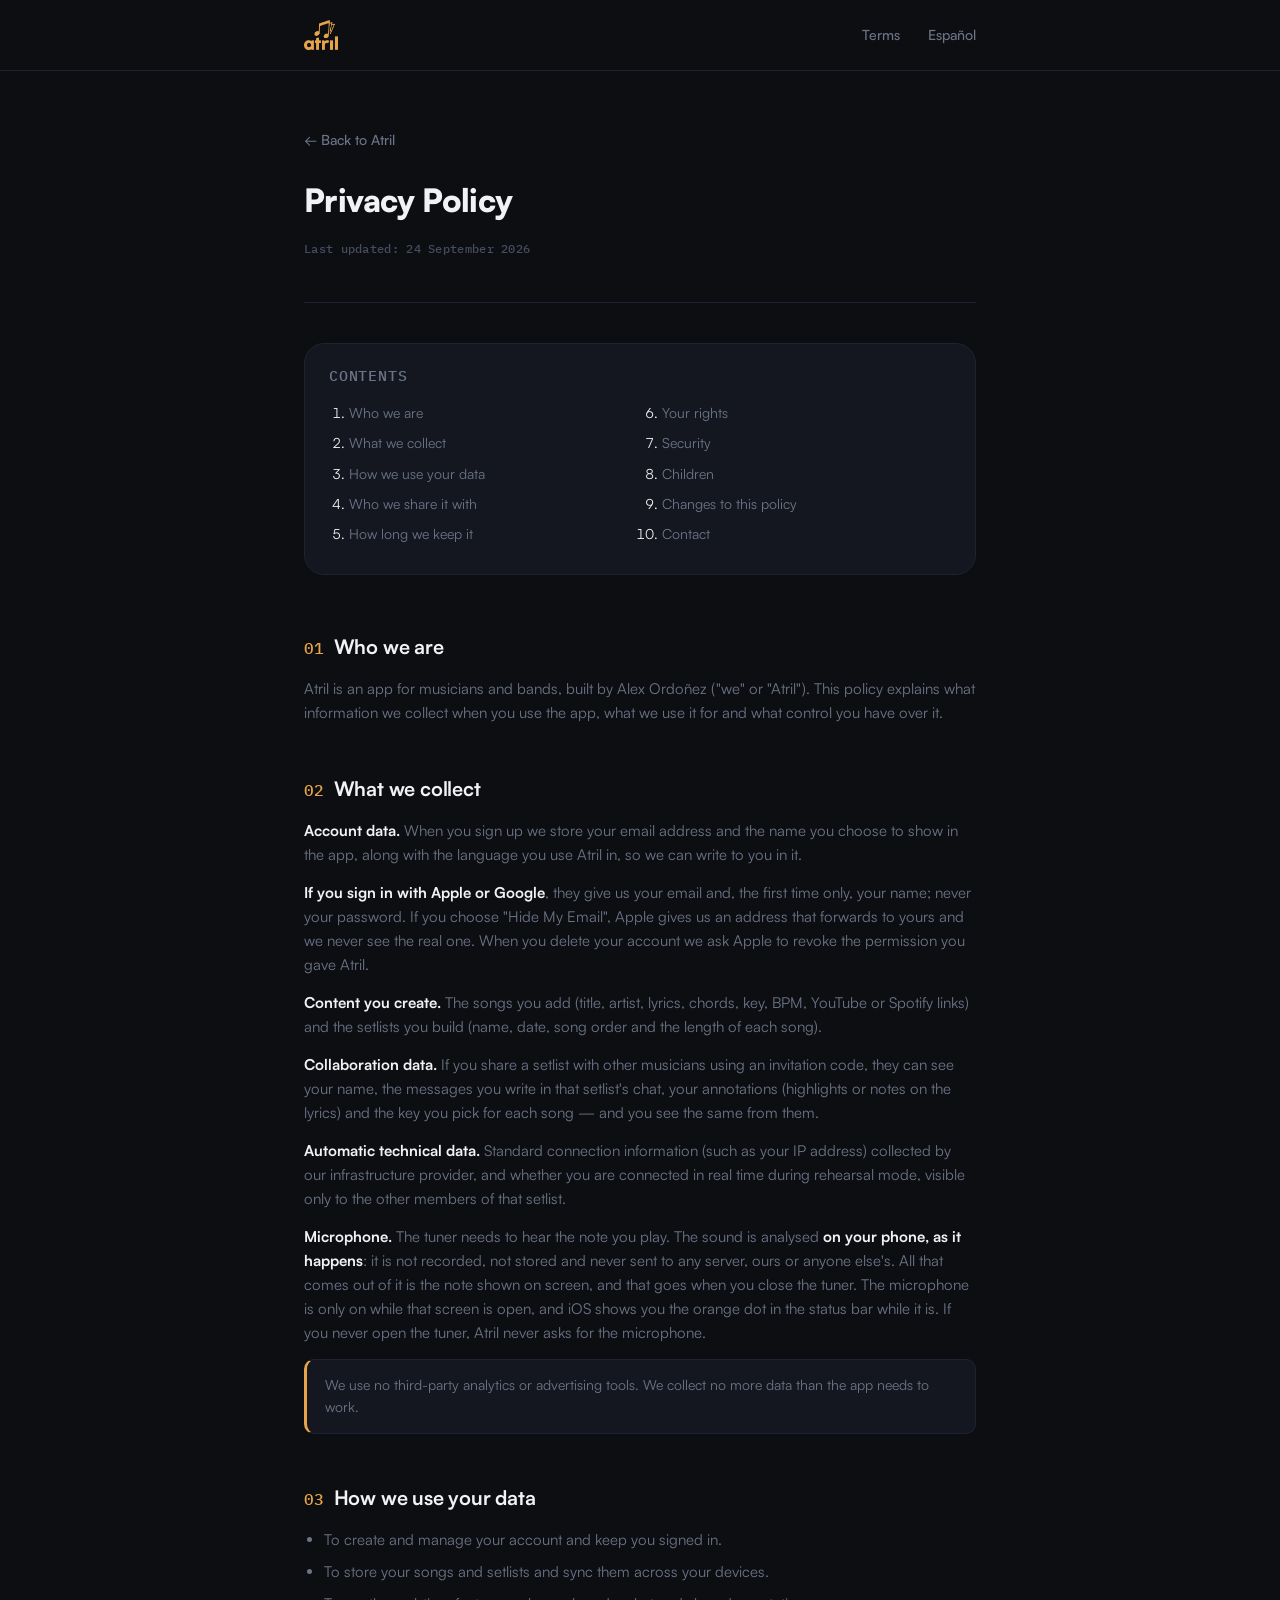
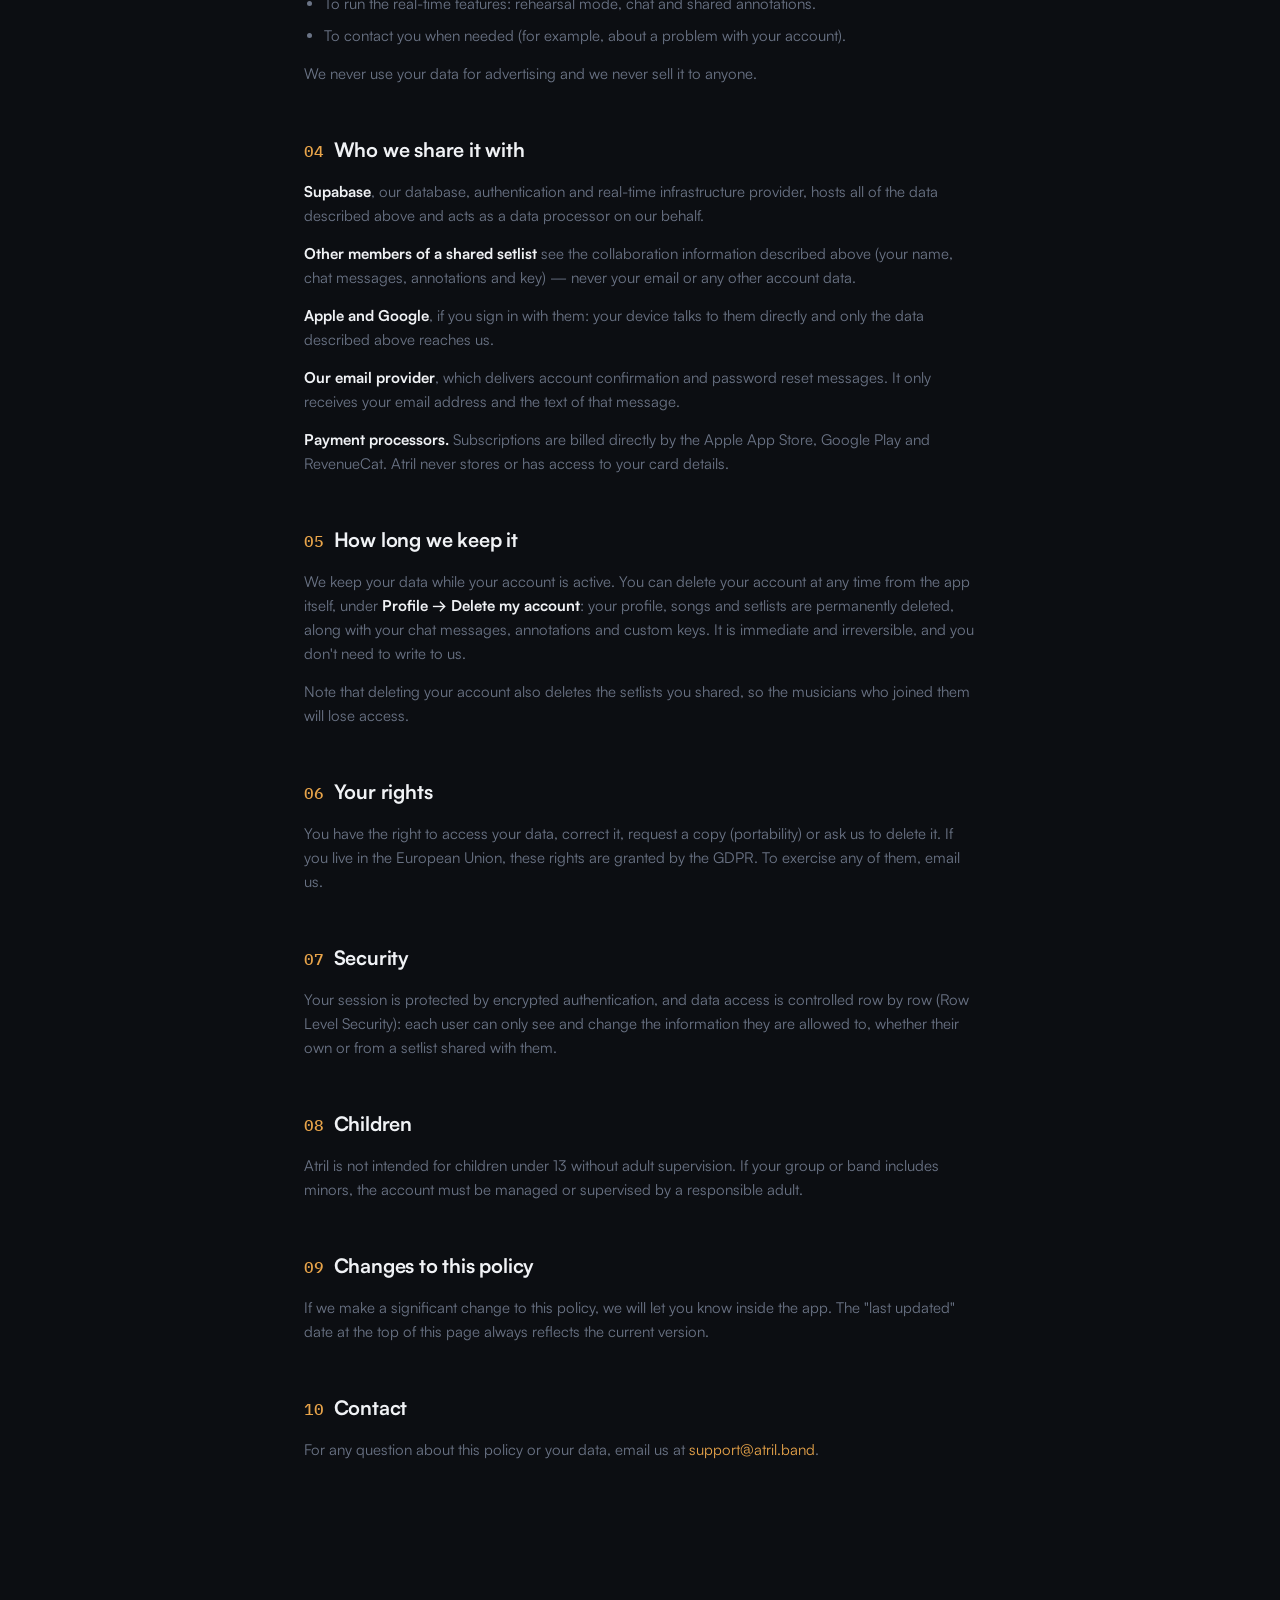
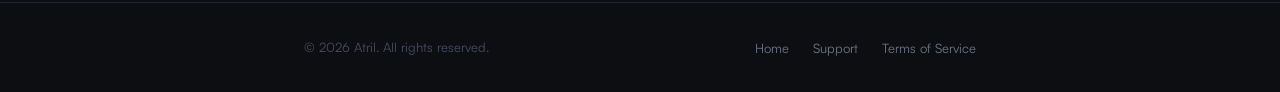
<file: en/privacy/index.html>
<!doctype html>
<html lang="en">
<head>
<meta charset="utf-8">
<meta name="viewport" content="width=device-width, initial-scale=1">
<title>Privacy Policy — Atril</title>
<meta name="description" content="Atril's Privacy Policy: what data we collect, how we use it and your rights.">
<link rel="icon" href="../../favicon.png">
<link rel="alternate" hreflang="es" href="https://devbyalex.github.io/atril-web/privacy/">
<link rel="alternate" hreflang="en" href="https://devbyalex.github.io/atril-web/en/privacy/">
<link rel="stylesheet" href="../../style.css">
</head>
<body>

<header class="site-header">
  <div class="wrap">
    <a href="../../" class="wordmark"><img src="../../assets/logo.png" alt="Atril"></a>
    <nav>
      <a href="../terms/">Terms</a>
      <a href="../../privacy/">Español</a>
    </nav>
  </div>
</header>

<main class="wrap">
  <div class="legal-header">
    <a href="../../" class="back">&larr; Back to Atril</a>
    <h1>Privacy Policy</h1>
    <p class="updated">Last updated: 24 September 2026</p>
  </div>

  <div class="legal-body">
    <div class="toc">
      <p>Contents</p>
      <ol>
        <li><a href="#who-we-are">Who we are</a></li>
        <li><a href="#what-we-collect">What we collect</a></li>
        <li><a href="#how-we-use-it">How we use your data</a></li>
        <li><a href="#who-we-share-with">Who we share it with</a></li>
        <li><a href="#retention">How long we keep it</a></li>
        <li><a href="#your-rights">Your rights</a></li>
        <li><a href="#security">Security</a></li>
        <li><a href="#children">Children</a></li>
        <li><a href="#changes">Changes to this policy</a></li>
        <li><a href="#contact">Contact</a></li>
      </ol>
    </div>

    <section id="who-we-are">
      <h2><span class="num">01</span>Who we are</h2>
      <p>Atril is an app for musicians and bands, built by Alex Ordoñez ("we" or "Atril"). This policy explains what information we collect when you use the app, what we use it for and what control you have over it.</p>
    </section>

    <section id="what-we-collect">
      <h2><span class="num">02</span>What we collect</h2>
      <p><strong>Account data.</strong> When you sign up we store your email address and the name you choose to show in the app, along with the language you use Atril in, so we can write to you in it.</p>
      <p><strong>If you sign in with Apple or Google</strong>, they give us your email and, the first time only, your name; never your password. If you choose "Hide My Email", Apple gives us an address that forwards to yours and we never see the real one. When you delete your account we ask Apple to revoke the permission you gave Atril.</p>
      <p><strong>Content you create.</strong> The songs you add (title, artist, lyrics, chords, key, BPM, YouTube or Spotify links) and the setlists you build (name, date, song order and the length of each song).</p>
      <p><strong>Collaboration data.</strong> If you share a setlist with other musicians using an invitation code, they can see your name, the messages you write in that setlist's chat, your annotations (highlights or notes on the lyrics) and the key you pick for each song — and you see the same from them.</p>
      <p><strong>Automatic technical data.</strong> Standard connection information (such as your IP address) collected by our infrastructure provider, and whether you are connected in real time during rehearsal mode, visible only to the other members of that setlist.</p>
      <p><strong>Microphone.</strong> The tuner needs to hear the note you play. The sound is analysed <strong>on your phone, as it happens</strong>: it is not recorded, not stored and never sent to any server, ours or anyone else's. All that comes out of it is the note shown on screen, and that goes when you close the tuner. The microphone is only on while that screen is open, and iOS shows you the orange dot in the status bar while it is. If you never open the tuner, Atril never asks for the microphone.</p>
      <div class="callout">We use no third-party analytics or advertising tools. We collect no more data than the app needs to work.</div>
    </section>

    <section id="how-we-use-it">
      <h2><span class="num">03</span>How we use your data</h2>
      <ul>
        <li>To create and manage your account and keep you signed in.</li>
        <li>To store your songs and setlists and sync them across your devices.</li>
        <li>To run the real-time features: rehearsal mode, chat and shared annotations.</li>
        <li>To contact you when needed (for example, about a problem with your account).</li>
      </ul>
      <p>We never use your data for advertising and we never sell it to anyone.</p>
    </section>

    <section id="who-we-share-with">
      <h2><span class="num">04</span>Who we share it with</h2>
      <p><strong>Supabase</strong>, our database, authentication and real-time infrastructure provider, hosts all of the data described above and acts as a data processor on our behalf.</p>
      <p><strong>Other members of a shared setlist</strong> see the collaboration information described above (your name, chat messages, annotations and key) — never your email or any other account data.</p>
      <p><strong>Apple and Google</strong>, if you sign in with them: your device talks to them directly and only the data described above reaches us.</p>
      <p><strong>Our email provider</strong>, which delivers account confirmation and password reset messages. It only receives your email address and the text of that message.</p>
      <p><strong>Payment processors.</strong> Subscriptions are billed directly by the Apple App Store, Google Play and RevenueCat. Atril never stores or has access to your card details.</p>
    </section>

    <section id="retention">
      <h2><span class="num">05</span>How long we keep it</h2>
      <p>We keep your data while your account is active. You can delete your account at any time from the app itself, under <strong>Profile &rarr; Delete my account</strong>: your profile, songs and setlists are permanently deleted, along with your chat messages, annotations and custom keys. It is immediate and irreversible, and you don't need to write to us.</p>
      <p>Note that deleting your account also deletes the setlists you shared, so the musicians who joined them will lose access.</p>
    </section>

    <section id="your-rights">
      <h2><span class="num">06</span>Your rights</h2>
      <p>You have the right to access your data, correct it, request a copy (portability) or ask us to delete it. If you live in the European Union, these rights are granted by the GDPR. To exercise any of them, email us.</p>
    </section>

    <section id="security">
      <h2><span class="num">07</span>Security</h2>
      <p>Your session is protected by encrypted authentication, and data access is controlled row by row (Row Level Security): each user can only see and change the information they are allowed to, whether their own or from a setlist shared with them.</p>
    </section>

    <section id="children">
      <h2><span class="num">08</span>Children</h2>
      <p>Atril is not intended for children under 13 without adult supervision. If your group or band includes minors, the account must be managed or supervised by a responsible adult.</p>
    </section>

    <section id="changes">
      <h2><span class="num">09</span>Changes to this policy</h2>
      <p>If we make a significant change to this policy, we will let you know inside the app. The "last updated" date at the top of this page always reflects the current version.</p>
    </section>

    <section id="contact">
      <h2><span class="num">10</span>Contact</h2>
      <p>For any question about this policy or your data, email us at <a href="mailto:support@atril.band">support@atril.band</a>.</p>
    </section>
  </div>
</main>

<footer class="site-footer">
  <div class="wrap">
    <p>&copy; 2026 Atril. All rights reserved.</p>
    <nav>
      <a href="../../">Home</a>
      <a href="../support/">Support</a>
      <a href="../terms/">Terms of Service</a>
    </nav>
  </div>
</footer>

</body>
</html>
</file>
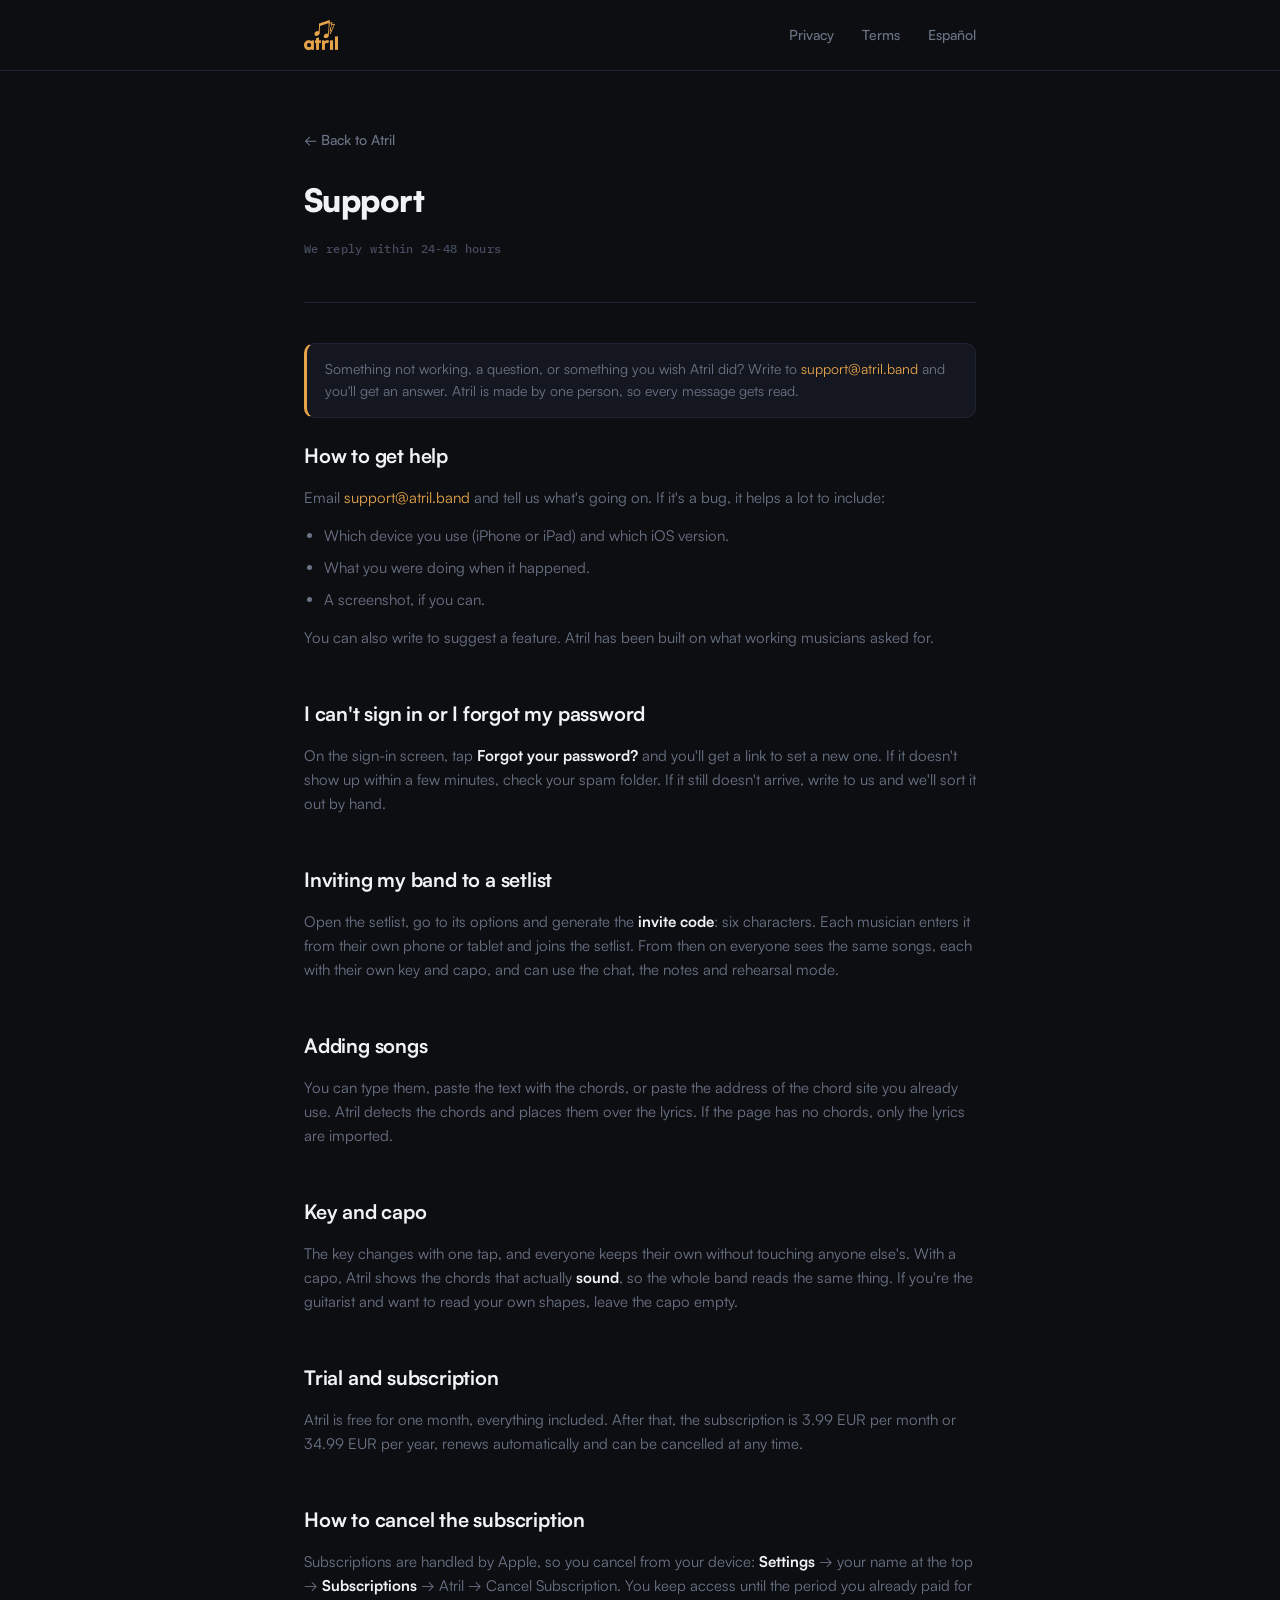
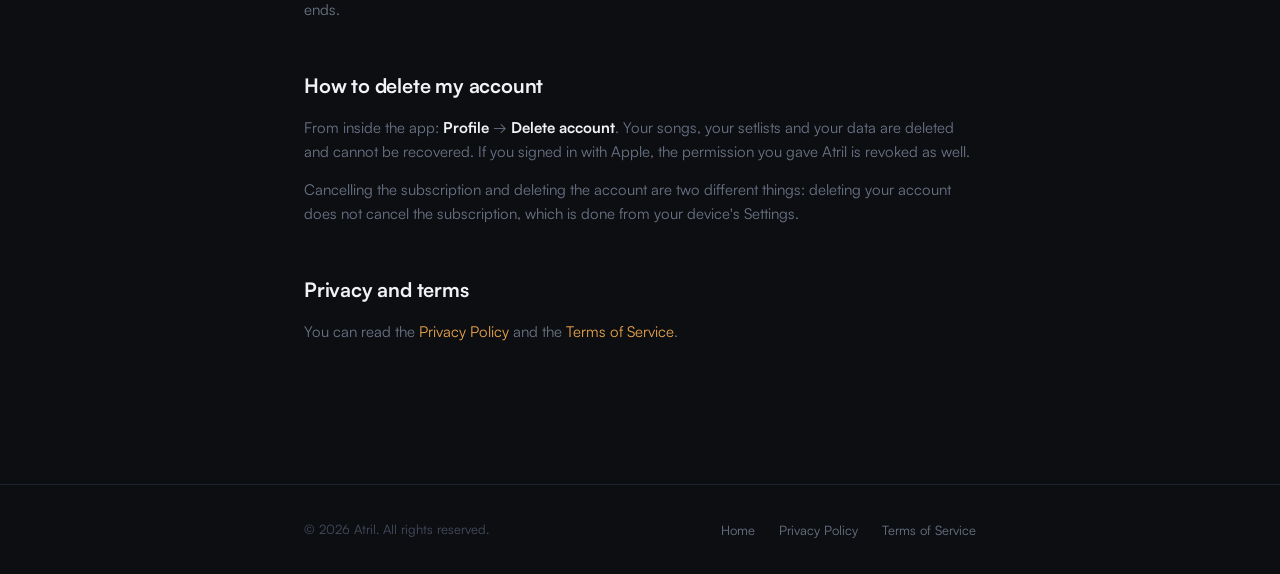
<file: en/support/index.html>
<!doctype html>
<html lang="en">
<head>
<meta charset="utf-8">
<meta name="viewport" content="width=device-width, initial-scale=1">
<title>Support — Atril</title>
<meta name="description" content="Atril help and contact: send us your questions, problems or suggestions about the songs and setlists app.">
<link rel="icon" href="../../favicon.png">
<link rel="stylesheet" href="../../style.css">
</head>
<body>

<header class="site-header">
  <div class="wrap">
    <a href="../../" class="wordmark"><img src="../../assets/logo.png" alt="Atril"></a>
    <nav>
      <a href="../privacy/">Privacy</a>
      <a href="../terms/">Terms</a>
      <a href="../../support/">Español</a>
    </nav>
  </div>
</header>

<main class="wrap">
  <div class="legal-header">
    <a href="../../" class="back">&larr; Back to Atril</a>
    <h1>Support</h1>
    <p class="updated">We reply within 24-48 hours</p>
  </div>

  <div class="legal-body">
    <p class="callout">
      Something not working, a question, or something you wish Atril did? Write to
      <a href="mailto:support@atril.band">support@atril.band</a> and you'll get an answer.
      Atril is made by one person, so every message gets read.
    </p>

    <section id="contact">
      <h2>How to get help</h2>
      <p>Email <a href="mailto:support@atril.band">support@atril.band</a> and tell us what's going on. If it's a bug, it helps a lot to include:</p>
      <ul>
        <li>Which device you use (iPhone or iPad) and which iOS version.</li>
        <li>What you were doing when it happened.</li>
        <li>A screenshot, if you can.</li>
      </ul>
      <p>You can also write to suggest a feature. Atril has been built on what working musicians asked for.</p>
    </section>

    <section id="password">
      <h2>I can't sign in or I forgot my password</h2>
      <p>On the sign-in screen, tap <strong>Forgot your password?</strong> and you'll get a link to set a new one. If it doesn't show up within a few minutes, check your spam folder. If it still doesn't arrive, write to us and we'll sort it out by hand.</p>
    </section>

    <section id="band">
      <h2>Inviting my band to a setlist</h2>
      <p>Open the setlist, go to its options and generate the <strong>invite code</strong>: six characters. Each musician enters it from their own phone or tablet and joins the setlist. From then on everyone sees the same songs, each with their own key and capo, and can use the chat, the notes and rehearsal mode.</p>
    </section>

    <section id="import">
      <h2>Adding songs</h2>
      <p>You can type them, paste the text with the chords, or paste the address of the chord site you already use. Atril detects the chords and places them over the lyrics. If the page has no chords, only the lyrics are imported.</p>
    </section>

    <section id="key">
      <h2>Key and capo</h2>
      <p>The key changes with one tap, and everyone keeps their own without touching anyone else's. With a capo, Atril shows the chords that actually <strong>sound</strong>, so the whole band reads the same thing. If you're the guitarist and want to read your own shapes, leave the capo empty.</p>
    </section>

    <section id="subscription">
      <h2>Trial and subscription</h2>
      <p>Atril is free for one month, everything included. After that, the subscription is 3.99 EUR per month or 34.99 EUR per year, renews automatically and can be cancelled at any time.</p>
    </section>

    <section id="cancel">
      <h2>How to cancel the subscription</h2>
      <p>Subscriptions are handled by Apple, so you cancel from your device: <strong>Settings</strong> &rarr; your name at the top &rarr; <strong>Subscriptions</strong> &rarr; Atril &rarr; Cancel Subscription. You keep access until the period you already paid for ends.</p>
    </section>

    <section id="delete-account">
      <h2>How to delete my account</h2>
      <p>From inside the app: <strong>Profile</strong> &rarr; <strong>Delete account</strong>. Your songs, your setlists and your data are deleted and cannot be recovered. If you signed in with Apple, the permission you gave Atril is revoked as well.</p>
      <p>Cancelling the subscription and deleting the account are two different things: deleting your account does not cancel the subscription, which is done from your device's Settings.</p>
    </section>

    <section id="legal">
      <h2>Privacy and terms</h2>
      <p>You can read the <a href="../privacy/">Privacy Policy</a> and the <a href="../terms/">Terms of Service</a>.</p>
    </section>
  </div>
</main>

<footer class="site-footer">
  <div class="wrap">
    <p>&copy; 2026 Atril. All rights reserved.</p>
    <nav>
      <a href="../../">Home</a>
      <a href="../privacy/">Privacy Policy</a>
      <a href="../terms/">Terms of Service</a>
    </nav>
  </div>
</footer>

</body>
</html>
</file>
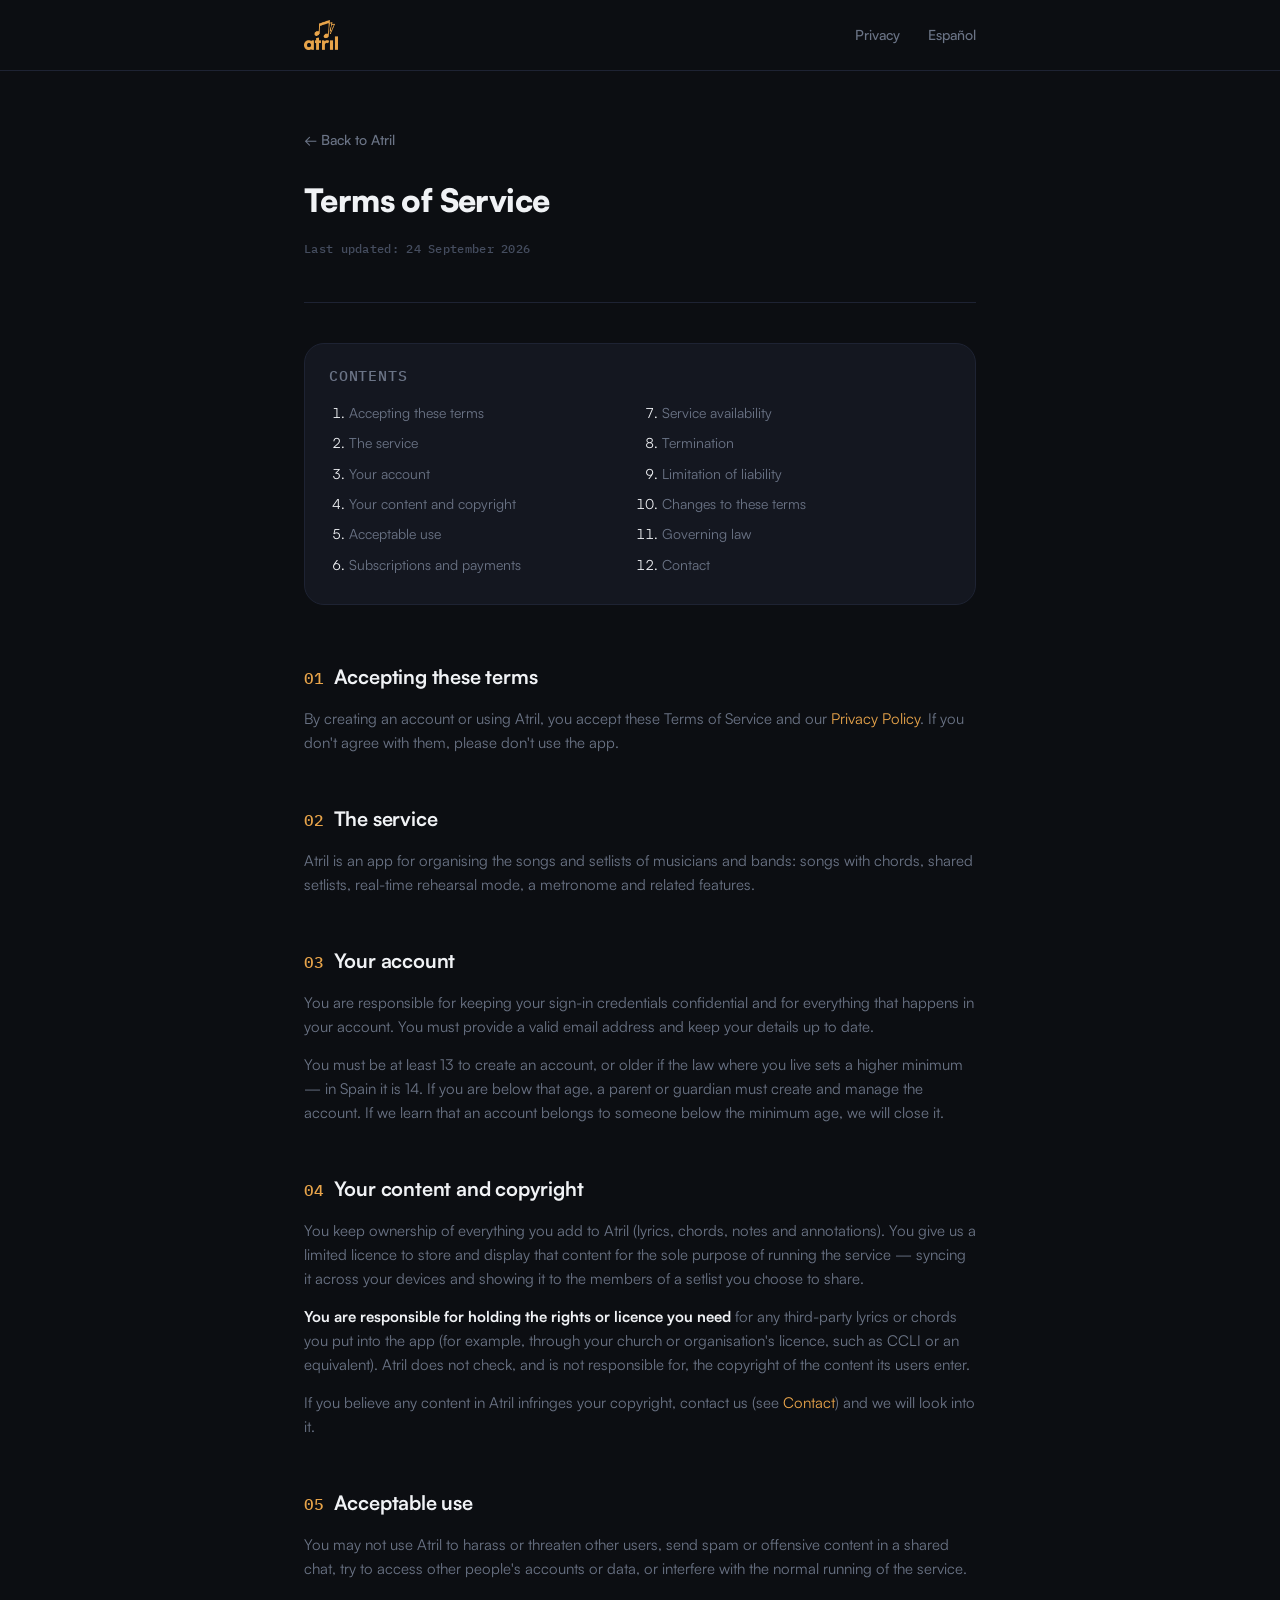
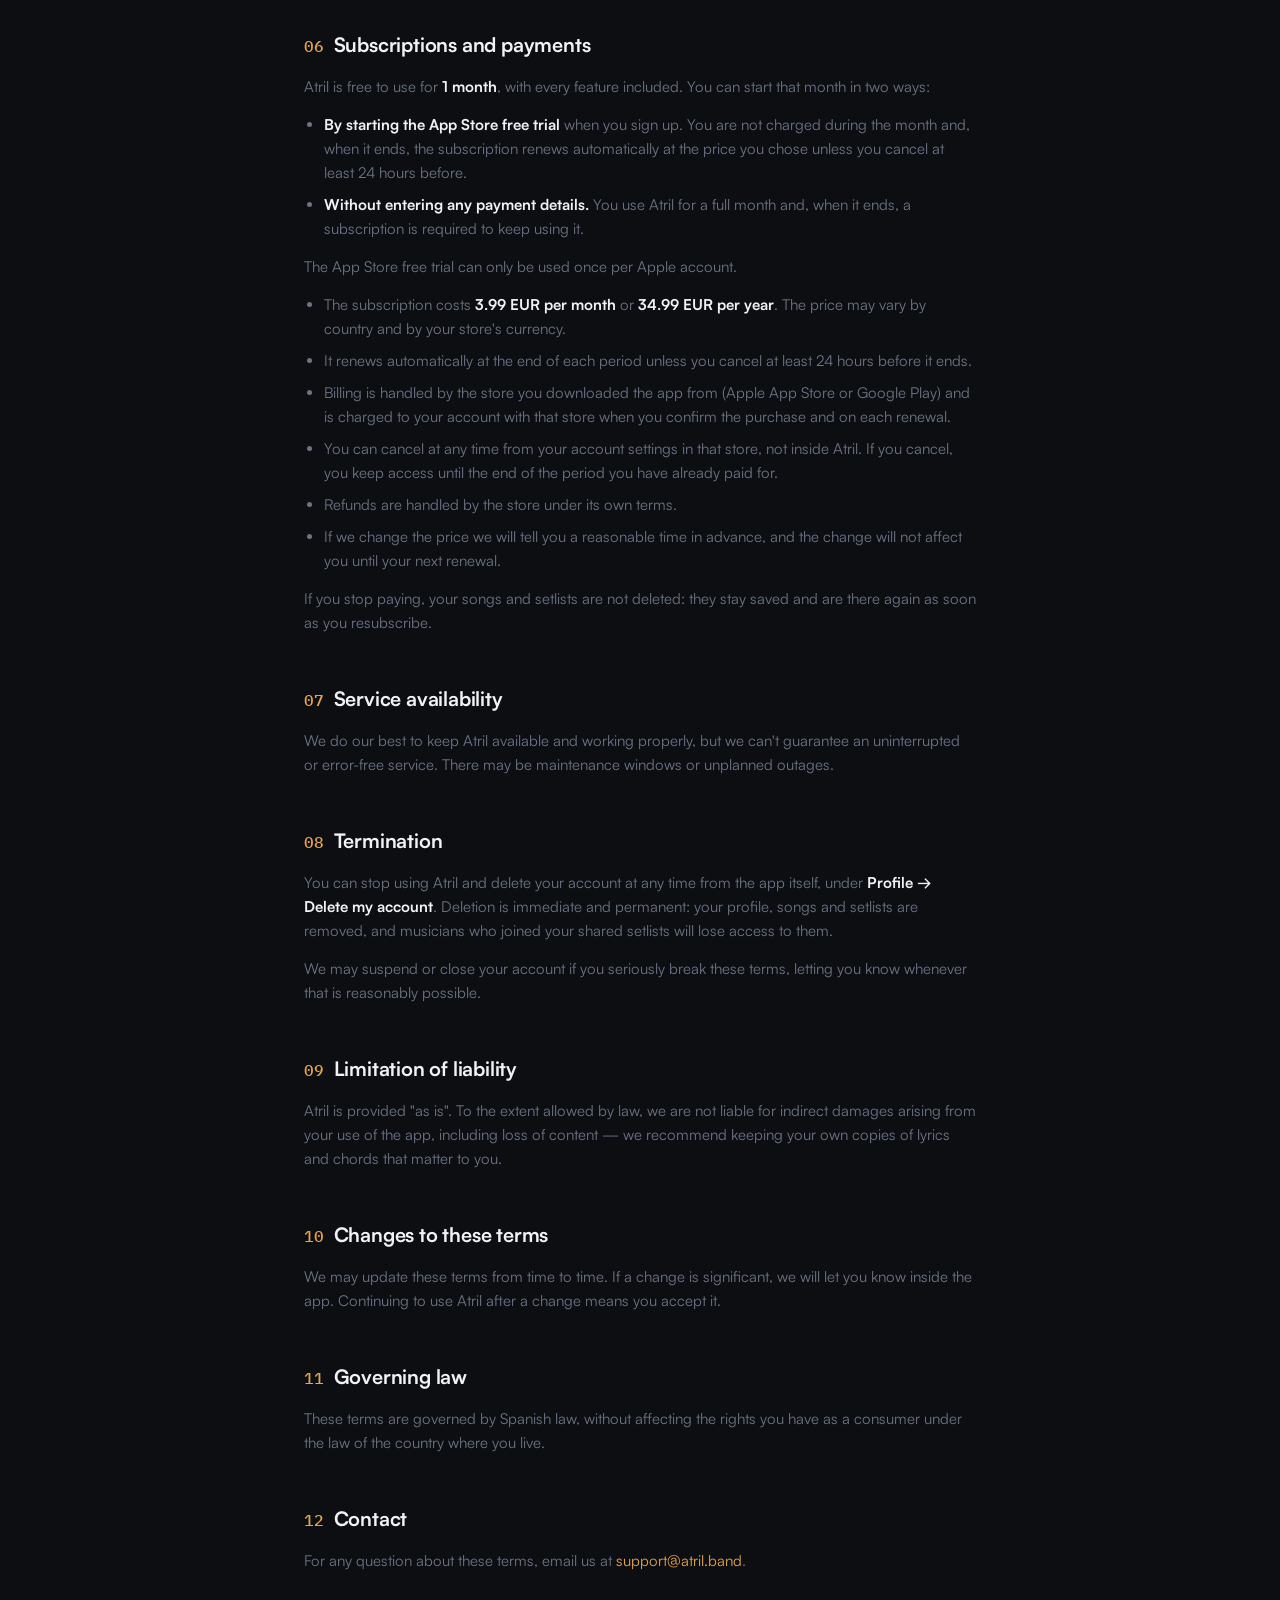
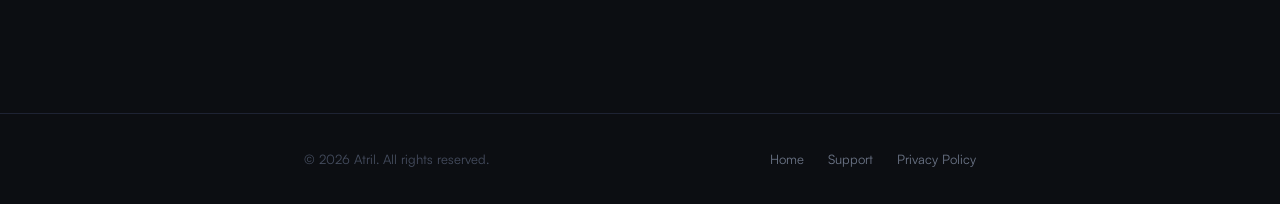
<file: en/terms/index.html>
<!doctype html>
<html lang="en">
<head>
<meta charset="utf-8">
<meta name="viewport" content="width=device-width, initial-scale=1">
<title>Terms of Service — Atril</title>
<meta name="description" content="Atril's Terms of Service: using the app, your content and subscriptions.">
<link rel="icon" href="../../favicon.png">
<link rel="alternate" hreflang="es" href="https://devbyalex.github.io/atril-web/terms/">
<link rel="alternate" hreflang="en" href="https://devbyalex.github.io/atril-web/en/terms/">
<link rel="stylesheet" href="../../style.css">
</head>
<body>

<header class="site-header">
  <div class="wrap">
    <a href="../../" class="wordmark"><img src="../../assets/logo.png" alt="Atril"></a>
    <nav>
      <a href="../privacy/">Privacy</a>
      <a href="../../terms/">Español</a>
    </nav>
  </div>
</header>

<main class="wrap">
  <div class="legal-header">
    <a href="../../" class="back">&larr; Back to Atril</a>
    <h1>Terms of Service</h1>
    <p class="updated">Last updated: 24 September 2026</p>
  </div>

  <div class="legal-body">
    <div class="toc">
      <p>Contents</p>
      <ol>
        <li><a href="#acceptance">Accepting these terms</a></li>
        <li><a href="#the-service">The service</a></li>
        <li><a href="#your-account">Your account</a></li>
        <li><a href="#your-content">Your content and copyright</a></li>
        <li><a href="#acceptable-use">Acceptable use</a></li>
        <li><a href="#subscriptions">Subscriptions and payments</a></li>
        <li><a href="#availability">Service availability</a></li>
        <li><a href="#termination">Termination</a></li>
        <li><a href="#liability">Limitation of liability</a></li>
        <li><a href="#changes">Changes to these terms</a></li>
        <li><a href="#governing-law">Governing law</a></li>
        <li><a href="#contact">Contact</a></li>
      </ol>
    </div>

    <section id="acceptance">
      <h2><span class="num">01</span>Accepting these terms</h2>
      <p>By creating an account or using Atril, you accept these Terms of Service and our <a href="../privacy/">Privacy Policy</a>. If you don't agree with them, please don't use the app.</p>
    </section>

    <section id="the-service">
      <h2><span class="num">02</span>The service</h2>
      <p>Atril is an app for organising the songs and setlists of musicians and bands: songs with chords, shared setlists, real-time rehearsal mode, a metronome and related features.</p>
    </section>

    <section id="your-account">
      <h2><span class="num">03</span>Your account</h2>
      <p>You are responsible for keeping your sign-in credentials confidential and for everything that happens in your account. You must provide a valid email address and keep your details up to date.</p>
      <p>You must be at least 13 to create an account, or older if the law where you live sets a higher minimum — in Spain it is 14. If you are below that age, a parent or guardian must create and manage the account. If we learn that an account belongs to someone below the minimum age, we will close it.</p>
    </section>

    <section id="your-content">
      <h2><span class="num">04</span>Your content and copyright</h2>
      <p>You keep ownership of everything you add to Atril (lyrics, chords, notes and annotations). You give us a limited licence to store and display that content for the sole purpose of running the service — syncing it across your devices and showing it to the members of a setlist you choose to share.</p>
      <p><strong>You are responsible for holding the rights or licence you need</strong> for any third-party lyrics or chords you put into the app (for example, through your church or organisation's licence, such as CCLI or an equivalent). Atril does not check, and is not responsible for, the copyright of the content its users enter.</p>
      <p>If you believe any content in Atril infringes your copyright, contact us (see <a href="#contact">Contact</a>) and we will look into it.</p>
    </section>

    <section id="acceptable-use">
      <h2><span class="num">05</span>Acceptable use</h2>
      <p>You may not use Atril to harass or threaten other users, send spam or offensive content in a shared chat, try to access other people's accounts or data, or interfere with the normal running of the service.</p>
    </section>

    <section id="subscriptions">
      <h2><span class="num">06</span>Subscriptions and payments</h2>
      <p>Atril is free to use for <strong>1 month</strong>, with every feature included. You can start that month in two ways:</p>
      <ul>
        <li><strong>By starting the App Store free trial</strong> when you sign up. You are not charged during the month and, when it ends, the subscription renews automatically at the price you chose unless you cancel at least 24 hours before.</li>
        <li><strong>Without entering any payment details.</strong> You use Atril for a full month and, when it ends, a subscription is required to keep using it.</li>
      </ul>
      <p>The App Store free trial can only be used once per Apple account.</p>
      <ul>
        <li>The subscription costs <strong>3.99 EUR per month</strong> or <strong>34.99 EUR per year</strong>. The price may vary by country and by your store's currency.</li>
        <li>It renews automatically at the end of each period unless you cancel at least 24 hours before it ends.</li>
        <li>Billing is handled by the store you downloaded the app from (Apple App Store or Google Play) and is charged to your account with that store when you confirm the purchase and on each renewal.</li>
        <li>You can cancel at any time from your account settings in that store, not inside Atril. If you cancel, you keep access until the end of the period you have already paid for.</li>
        <li>Refunds are handled by the store under its own terms.</li>
        <li>If we change the price we will tell you a reasonable time in advance, and the change will not affect you until your next renewal.</li>
      </ul>
      <p>If you stop paying, your songs and setlists are not deleted: they stay saved and are there again as soon as you resubscribe.</p>
    </section>

    <section id="availability">
      <h2><span class="num">07</span>Service availability</h2>
      <p>We do our best to keep Atril available and working properly, but we can't guarantee an uninterrupted or error-free service. There may be maintenance windows or unplanned outages.</p>
    </section>

    <section id="termination">
      <h2><span class="num">08</span>Termination</h2>
      <p>You can stop using Atril and delete your account at any time from the app itself, under <strong>Profile &rarr; Delete my account</strong>. Deletion is immediate and permanent: your profile, songs and setlists are removed, and musicians who joined your shared setlists will lose access to them.</p>
      <p>We may suspend or close your account if you seriously break these terms, letting you know whenever that is reasonably possible.</p>
    </section>

    <section id="liability">
      <h2><span class="num">09</span>Limitation of liability</h2>
      <p>Atril is provided "as is". To the extent allowed by law, we are not liable for indirect damages arising from your use of the app, including loss of content — we recommend keeping your own copies of lyrics and chords that matter to you.</p>
    </section>

    <section id="changes">
      <h2><span class="num">10</span>Changes to these terms</h2>
      <p>We may update these terms from time to time. If a change is significant, we will let you know inside the app. Continuing to use Atril after a change means you accept it.</p>
    </section>

    <section id="governing-law">
      <h2><span class="num">11</span>Governing law</h2>
      <p>These terms are governed by Spanish law, without affecting the rights you have as a consumer under the law of the country where you live.</p>
    </section>

    <section id="contact">
      <h2><span class="num">12</span>Contact</h2>
      <p>For any question about these terms, email us at <a href="mailto:support@atril.band">support@atril.band</a>.</p>
    </section>
  </div>
</main>

<footer class="site-footer">
  <div class="wrap">
    <p>&copy; 2026 Atril. All rights reserved.</p>
    <nav>
      <a href="../../">Home</a>
      <a href="../support/">Support</a>
      <a href="../privacy/">Privacy Policy</a>
    </nav>
  </div>
</footer>

</body>
</html>
</file>
<file: style.css>
@font-face {
  font-family: 'Satoshi';
  src: url('assets/fonts/Satoshi-Regular.otf') format('opentype');
  font-weight: 400;
  font-display: swap;
}
@font-face {
  font-family: 'Satoshi';
  src: url('assets/fonts/Satoshi-Medium.otf') format('opentype');
  font-weight: 500;
  font-display: swap;
}
@font-face {
  font-family: 'Satoshi';
  src: url('assets/fonts/Satoshi-Bold.otf') format('opentype');
  font-weight: 700;
  font-display: swap;
}
@font-face {
  font-family: 'Satoshi';
  src: url('assets/fonts/Satoshi-Black.otf') format('opentype');
  font-weight: 900;
  font-display: swap;
}

/* IBM Plex Mono servida desde aquí, no desde Google.
   Antes las siete páginas la pedían a fonts.googleapis.com, y eso manda la IP
   de cada visitante a Google sin que nadie lo haya consentido — justo lo que
   un tribunal alemán condenó en 2022. Satoshi ya estaba servida desde aquí;
   esta se había quedado fuera.
   Es el mismo archivo que lleva la app dentro, así que la web y la app
   escriben los acordes exactamente igual. */
@font-face {
  font-family: 'IBM Plex Mono';
  src: url('assets/fonts/IBMPlexMono_500Medium.ttf') format('truetype');
  font-weight: 500;
  font-display: swap;
}

:root {
  --background: #0C0E12;
  --surface: #141720;
  --surface-hover: #1A1E2A;
  --elevated: #1E2333;

  --border-subtle: #1E2333;
  --border: #252B3A;
  --border-strong: #333B4F;

  --text-primary: #F0F2F5;
  --text-secondary: #6B7486;
  --text-tertiary: #454D5F;

  --accent: #E8A44A;
  --accent-muted: rgba(232, 164, 74, 0.12);
  --accent-glow: rgba(232, 164, 74, 0.06);
  --accent-secondary: #4A9EAF;

  --danger: #C4564A;

  --radius-sm: 10px;
  --radius-md: 14px;
  --radius-lg: 20px;
  --radius-xl: 28px;

  --max-width: 720px;
}

* { box-sizing: border-box; }

html { color-scheme: dark; }

body {
  margin: 0;
  background: var(--background);
  color: var(--text-primary);
  font-family: 'Satoshi', -apple-system, BlinkMacSystemFont, 'Segoe UI', sans-serif;
  font-weight: 400;
  line-height: 1.6;
  -webkit-font-smoothing: antialiased;
}

a { color: var(--accent); text-decoration: none; }
a:hover { text-decoration: underline; }

.wrap {
  max-width: var(--max-width);
  margin: 0 auto;
  padding: 0 24px;
}

/* Header */
.site-header {
  border-bottom: 1px solid var(--border-subtle);
  padding: 20px 0;
}
.site-header .wrap {
  display: flex;
  align-items: center;
  justify-content: space-between;
}
.wordmark {
  display: block;
  line-height: 0;
}
.wordmark img {
  height: 30px;
  width: auto;
  display: block;
}
.site-header nav a {
  color: var(--text-secondary);
  font-weight: 500;
  font-size: 14px;
  margin-left: 24px;
}
.site-header nav a:hover { color: var(--text-primary); text-decoration: none; }

/* Hero */
.hero {
  padding: 96px 0 72px;
  text-align: center;
}
.hero .hero-logo {
  height: 84px;
  width: auto;
  display: block;
  margin: 0 auto 32px;
}
.hero .tag {
  display: inline-block;
  font-family: 'IBM Plex Mono', monospace;
  font-size: 11px;
  letter-spacing: 1.5px;
  text-transform: uppercase;
  color: var(--accent);
  background: var(--accent-muted);
  border: 1px solid rgba(232, 164, 74, 0.25);
  border-radius: 999px;
  padding: 6px 14px;
  margin-bottom: 28px;
}
.hero h1 {
  font-family: 'Satoshi', sans-serif;
  font-weight: 900;
  font-size: 44px;
  letter-spacing: -1px;
  line-height: 1.1;
  margin: 0 0 20px;
}
.hero h1 span { color: var(--accent); }
.hero p {
  color: var(--text-secondary);
  font-size: 17px;
  max-width: 480px;
  margin: 0 auto;
}

/* Feature grid */
.features {
  display: grid;
  grid-template-columns: repeat(3, 1fr);
  gap: 16px;
  padding: 0 0 40px;
}
.feature {
  background: var(--surface);
  border: 1px solid var(--border-subtle);
  border-radius: var(--radius-lg);
  padding: 24px 20px;
}
.feature h3 {
  font-size: 15px;
  font-weight: 700;
  margin: 0 0 8px;
}
.feature p {
  color: var(--text-secondary);
  font-size: 14px;
  margin: 0;
  line-height: 1.5;
}

/* Bloque de ayuda del inicio. Apple (guía 1.5) pide que la dirección de
   soporte lleve a una página donde el usuario pueda preguntar, así que el
   contacto se ve también aquí, sin tener que navegar. */
.support-cta {
  background: var(--surface);
  border: 1px solid var(--border-subtle);
  border-radius: var(--radius-lg);
  padding: 28px 24px;
  margin-bottom: 80px;
}
.support-cta h2 {
  font-size: 18px;
  font-weight: 700;
  margin: 0 0 8px;
}
.support-cta p {
  color: var(--text-secondary);
  font-size: 15px;
  margin: 0;
  line-height: 1.6;
}

/* Legal document pages */
.legal-header {
  padding: 56px 0 32px;
  border-bottom: 1px solid var(--border-subtle);
}
.legal-header .back {
  display: inline-flex;
  align-items: center;
  gap: 6px;
  color: var(--text-secondary);
  font-size: 14px;
  font-weight: 500;
  margin-bottom: 24px;
}
.legal-header .back:hover { color: var(--text-primary); text-decoration: none; }
.legal-header h1 {
  font-family: 'Satoshi', sans-serif;
  font-weight: 900;
  font-size: 32px;
  letter-spacing: -0.6px;
  margin: 0 0 10px;
}
.legal-header .updated {
  font-family: 'IBM Plex Mono', monospace;
  font-size: 12px;
  color: var(--text-tertiary);
  letter-spacing: 0.3px;
}

.legal-body { padding: 40px 0 100px; }

.toc {
  background: var(--surface);
  border: 1px solid var(--border-subtle);
  border-radius: var(--radius-lg);
  padding: 20px 24px;
  margin-bottom: 48px;
}
.toc p {
  font-family: 'IBM Plex Mono', monospace;
  font-size: 11px;
  letter-spacing: 0.8px;
  text-transform: uppercase;
  color: var(--text-tertiary);
  margin: 0 0 12px;
}
.toc ol {
  margin: 0;
  padding-left: 20px;
  columns: 2;
  column-gap: 24px;
}
.toc li { font-size: 14px; margin-bottom: 8px; }
.toc a { color: var(--text-secondary); }
.toc a:hover { color: var(--accent); text-decoration: none; }

.legal-body section {
  margin-bottom: 40px;
  scroll-margin-top: 24px;
}
.legal-body h2 {
  font-size: 20px;
  font-weight: 700;
  letter-spacing: -0.2px;
  margin: 0 0 14px;
  padding-top: 8px;
}
.legal-body h2 .num {
  font-family: 'IBM Plex Mono', monospace;
  color: var(--accent);
  font-weight: 500;
  margin-right: 10px;
  font-size: 16px;
}
.legal-body p { color: var(--text-secondary); margin: 0 0 14px; font-size: 15px; }
.legal-body ul { color: var(--text-secondary); font-size: 15px; padding-left: 20px; margin: 0 0 14px; }
.legal-body li { margin-bottom: 8px; }
.legal-body strong { color: var(--text-primary); font-weight: 700; }
.legal-body .callout {
  background: var(--surface);
  border: 1px solid var(--border-subtle);
  border-left: 3px solid var(--accent);
  border-radius: var(--radius-sm);
  padding: 14px 18px;
  font-size: 14px;
  color: var(--text-secondary);
}

/* Footer */
.site-footer {
  border-top: 1px solid var(--border-subtle);
  padding: 32px 0;
}
.site-footer .wrap {
  display: flex;
  align-items: center;
  justify-content: space-between;
  flex-wrap: wrap;
  gap: 12px;
}
.site-footer p {
  color: var(--text-tertiary);
  font-size: 13px;
  margin: 0;
}
.site-footer nav a {
  color: var(--text-secondary);
  font-size: 13px;
  margin-left: 20px;
}

@media (max-width: 640px) {
  .hero h1 { font-size: 32px; }
  .features { grid-template-columns: 1fr; }
  .toc ol { columns: 1; }
  .legal-header h1 { font-size: 26px; }
  .site-footer .wrap { flex-direction: column; align-items: flex-start; }
  .site-footer nav a { margin-left: 0; margin-right: 16px; }
}
</file>
